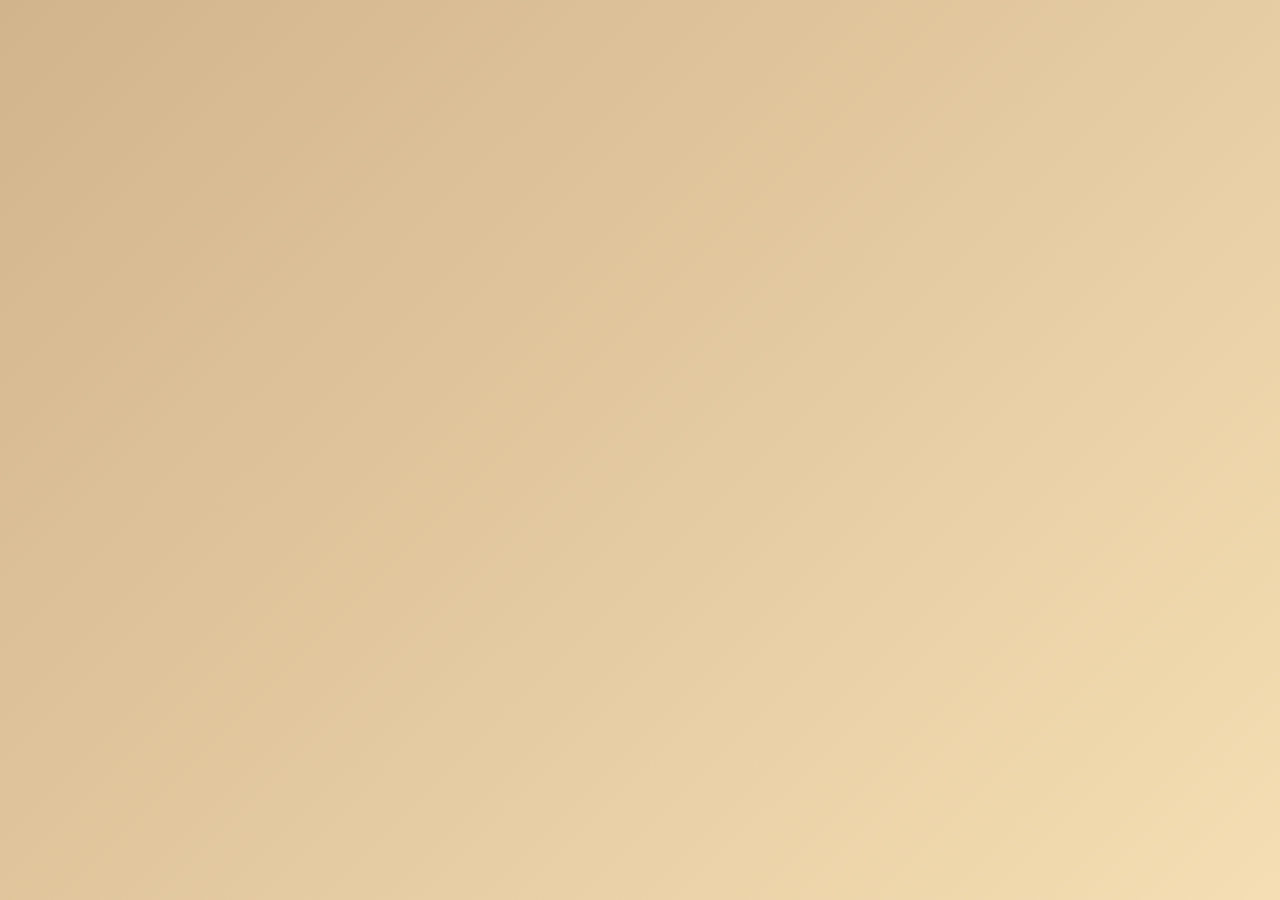
<file: index.html>
<!DOCTYPE html>
<html lang="uk">
<head>
    <meta charset="UTF-8">
    <meta name="viewport" content="width=device-width, initial-scale=1.0">
    <link rel="stylesheet" href="CSS/index.css">
    <title>Ласкаво просимо до нашої кав'ярні!</title>
</head>
<body>
    <div class="container">
        <h1 class="fade-in">Доброго дня!</h1>
        <p class="slide-up">Ласкаво просимо до нашої онлайн-кав'ярні! Щоб продовжити та насолодитися улюбленими напоями, будь ласка, зареєструйтеся.</p>
        <a href="regist.html" class="button glow-button">Зареєструватися</a>
    </div>
</body>
</html>
</file>
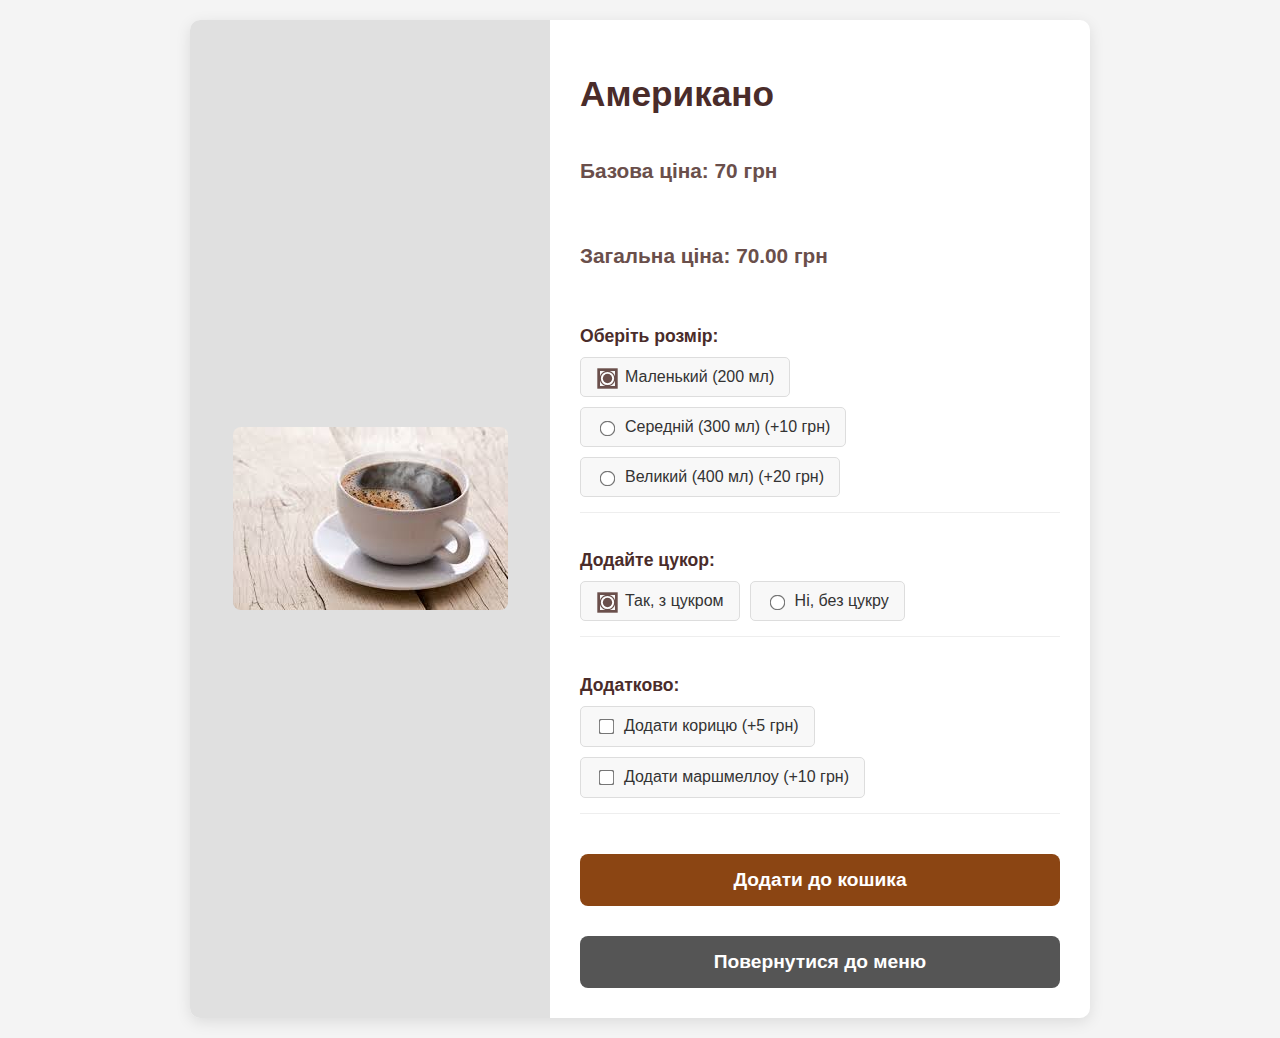
<file: americano.html>
<!DOCTYPE html>
<html lang="uk">
<head>
    <meta charset="UTF-8">
    <meta name="viewport" content="width=device-width, initial-scale=1.0">
    <title>Налаштування Замовлення - Еспресо</title>
    <link rel="stylesheet" href="./CSS/Dopseting.css">
</head>
<body>
    <div class="order-details-container">
        <div class="coffee-image-display">
            <img id="selectedCoffeeImage" src="../images/images.jpg" alt="Еспресо" class="main-coffee-img">
        </div>

        <div class="settings-card">
            <h1 id="coffeeName" data-base-name="Еспресо">Американо</h1>
            <p class="price-info">Базова ціна: <span id="baseCoffeePrice">70</span> грн</p>
            <p class="price-info">Загальна ціна: <span id="totalCoffeePrice">0</span> грн</p>

            <div class="setting-group">
                <h3>Оберіть розмір:</h3>
                <div class="options-grid">
                    <label class="option-label">
                        <input type="radio" name="size" value="Маленький" data-price-mod="0" checked> Маленький (200 мл)
                    </label>
                    <label class="option-label">
                        <input type="radio" name="size" value="Середній" data-price-mod="10"> Середній (300 мл) (+10 грн)
                    </label>
                    <label class="option-label">
                        <input type="radio" name="size" value="Великий" data-price-mod="20"> Великий (400 мл) (+20 грн)
                    </label>
                </div>
            </div>

            <div class="setting-group">
                <h3>Додайте цукор:</h3>
                <div class="options-grid">
                    <label class="option-label">
                        <input type="radio" name="sugar" value="З цукром" checked> Так, з цукром
                    </label>
                    <label class="option-label">
                        <input type="radio" name="sugar" value="Без цукру"> Ні, без цукру
                    </label>
                </div>
            </div>

            <div class="setting-group">
                <h3>Додатково:</h3>
                <div class="options-grid">
                    <label class="option-label">
                        <input type="checkbox" name="extra" value="Кориця" data-price-mod="5"> Додати корицю (+5 грн)
                    </label>
                    <label class="option-label">
                        <input type="checkbox" name="extra" value="Маршмеллоу" data-price-mod="10"> Додати маршмеллоу (+10 грн)
                    </label>
                </div>
            </div>

            <button type="button" class="add-to-cart-button" id="addToCartWithSettings">Додати до кошика</button>
            <button type="button" class="back-to-menu-button" onclick="window.location.href='towar.html'">Повернутися до меню</button>
        </div>
    </div>

    <script src="./JS/Dopseting.js"></script>
</body>
</html>
</file>
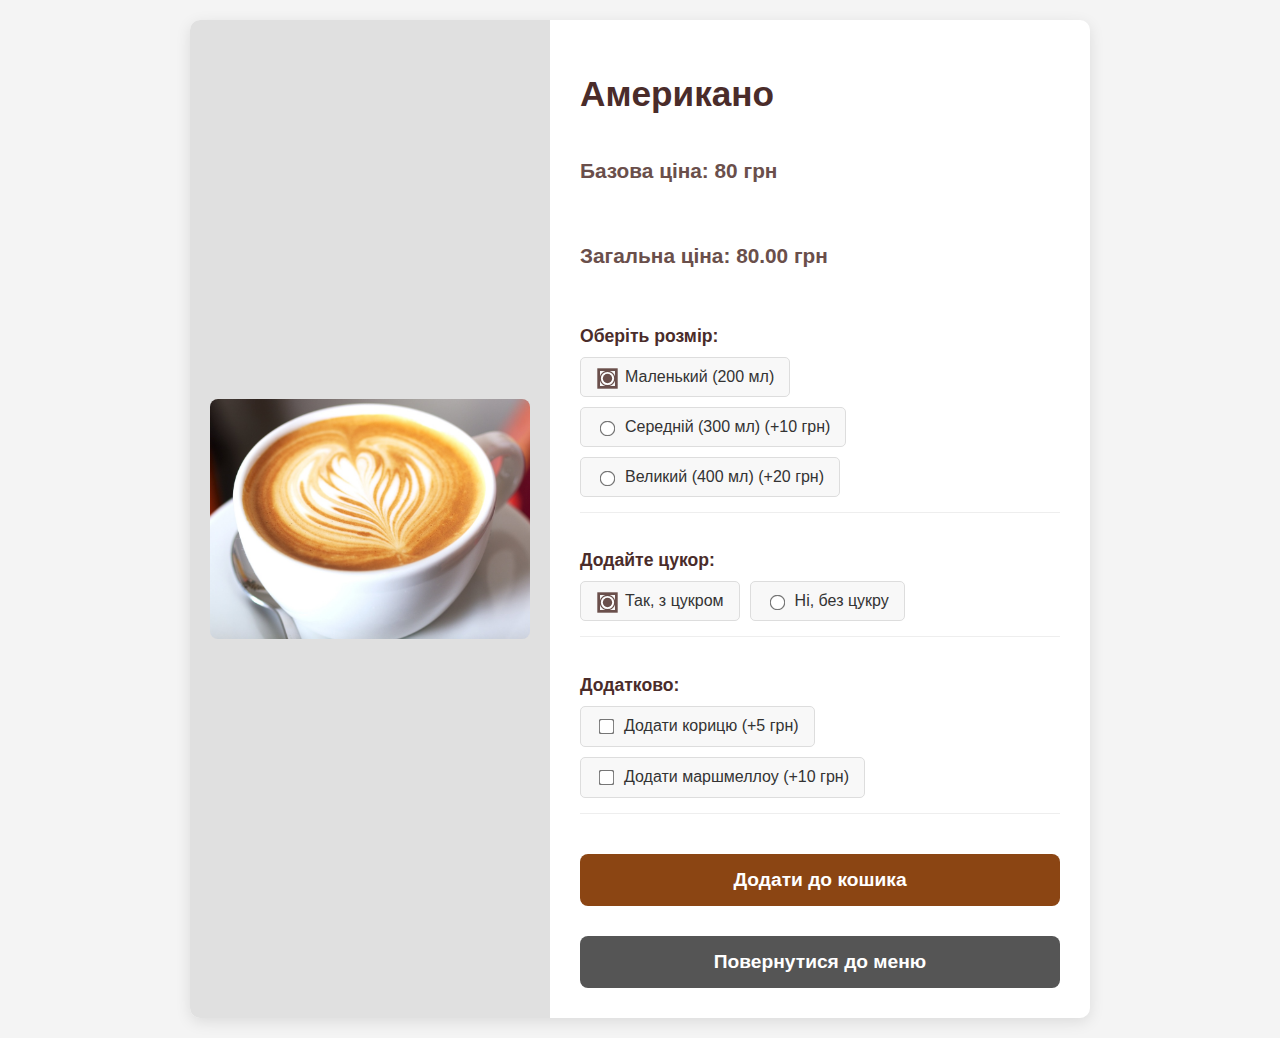
<file: capuchino.html>
<!DOCTYPE html>
<html lang="uk">
<head>
    <meta charset="UTF-8">
    <meta name="viewport" content="width=device-width, initial-scale=1.0">
    <title>Налаштування Замовлення - Еспресо</title>
    <link rel="stylesheet" href="./CSS/Dopseting.css">
</head>
<body>
    <div class="order-details-container">
        <div class="coffee-image-display">
            <img id="selectedCoffeeImage" src="../images/chomu-zrobiti-kapuchino-garyachishe-ce-nepravilnij-zapit-do-barista.jpg" alt="Еспресо" class="main-coffee-img">
        </div>

        <div class="settings-card">
            <h1 id="coffeeName" data-base-name="Еспресо">Американо</h1>
            <p class="price-info">Базова ціна: <span id="baseCoffeePrice">80</span> грн</p>
            <p class="price-info">Загальна ціна: <span id="totalCoffeePrice">0</span> грн</p>

            <div class="setting-group">
                <h3>Оберіть розмір:</h3>
                <div class="options-grid">
                    <label class="option-label">
                        <input type="radio" name="size" value="Маленький" data-price-mod="0" checked> Маленький (200 мл)
                    </label>
                    <label class="option-label">
                        <input type="radio" name="size" value="Середній" data-price-mod="10"> Середній (300 мл) (+10 грн)
                    </label>
                    <label class="option-label">
                        <input type="radio" name="size" value="Великий" data-price-mod="20"> Великий (400 мл) (+20 грн)
                    </label>
                </div>
            </div>

            <div class="setting-group">
                <h3>Додайте цукор:</h3>
                <div class="options-grid">
                    <label class="option-label">
                        <input type="radio" name="sugar" value="З цукром" checked> Так, з цукром
                    </label>
                    <label class="option-label">
                        <input type="radio" name="sugar" value="Без цукру"> Ні, без цукру
                    </label>
                </div>
            </div>

            <div class="setting-group">
                <h3>Додатково:</h3>
                <div class="options-grid">
                    <label class="option-label">
                        <input type="checkbox" name="extra" value="Кориця" data-price-mod="5"> Додати корицю (+5 грн)
                    </label>
                    <label class="option-label">
                        <input type="checkbox" name="extra" value="Маршмеллоу" data-price-mod="10"> Додати маршмеллоу (+10 грн)
                    </label>
                </div>
            </div>

            <button type="button" class="add-to-cart-button" id="addToCartWithSettings">Додати до кошика</button>
            <button type="button" class="back-to-menu-button" onclick="window.location.href='towar.html'">Повернутися до меню</button>
        </div>
    </div>

    <script src="./JS/Dopseting.js"></script>
</body>
</html>
</file>
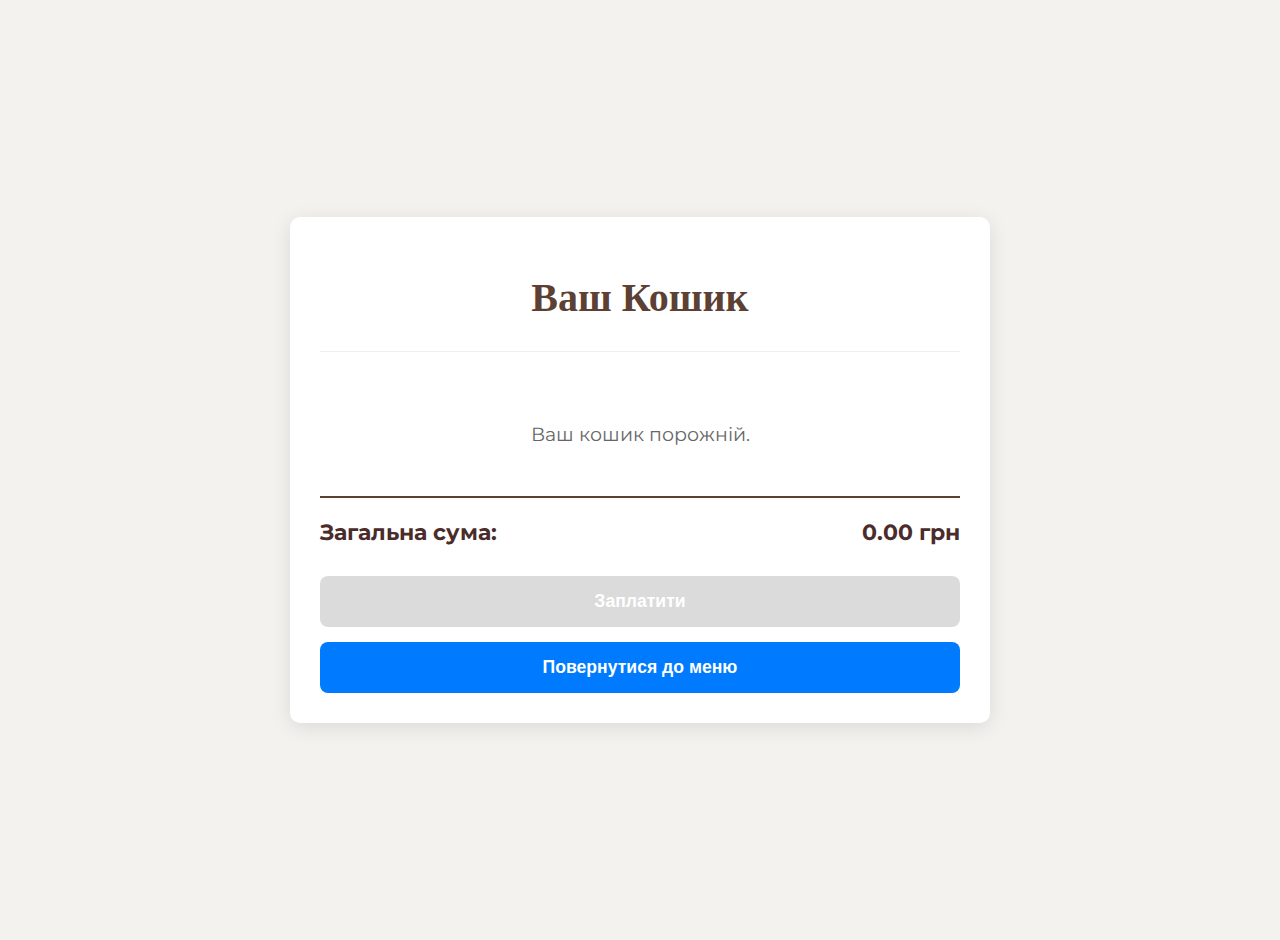
<file: cart.html>
<!DOCTYPE html>
<html lang="uk">
<head>
    <meta charset="UTF-8">
    <meta name="viewport" content="width=device-width, initial-scale=1.0">
    <title>Ваш Кошик</title>
    <link href="https://fonts.googleapis.com/css2?family=Montserrat:wght@400;600;700&display=swap" rel="stylesheet">
    <link rel="stylesheet" href="./CSS/cart.css">
</head>
<body>
    <div class="cart-container">
        <h1>Ваш Кошик</h1>

        <div id="cart-items" class="cart-items-list">
            <p class="empty-cart-message">Ваш кошик порожній.</p>
        </div>

        <div class="cart-summary">
            <span class="summary-label">Загальна сума:</span>
            <span id="cart-total" class="summary-total">0.00 грн</span>
        </div>

        <div class="cart-actions">
            <button id="clear-cart" class="clear-cart-btn">Очистити кошик</button>
            <button class="checkout-btn" onclick="window.location.href='pay.html'">Заплатити</button>
            <button class="back-to-menu-btn" onclick="window.location.href='towar.html'">Повернутися до меню</button>
        </div>
    </div>

    <script src="./JS/cart-page.js"></script>
</body>
</html>
</file>
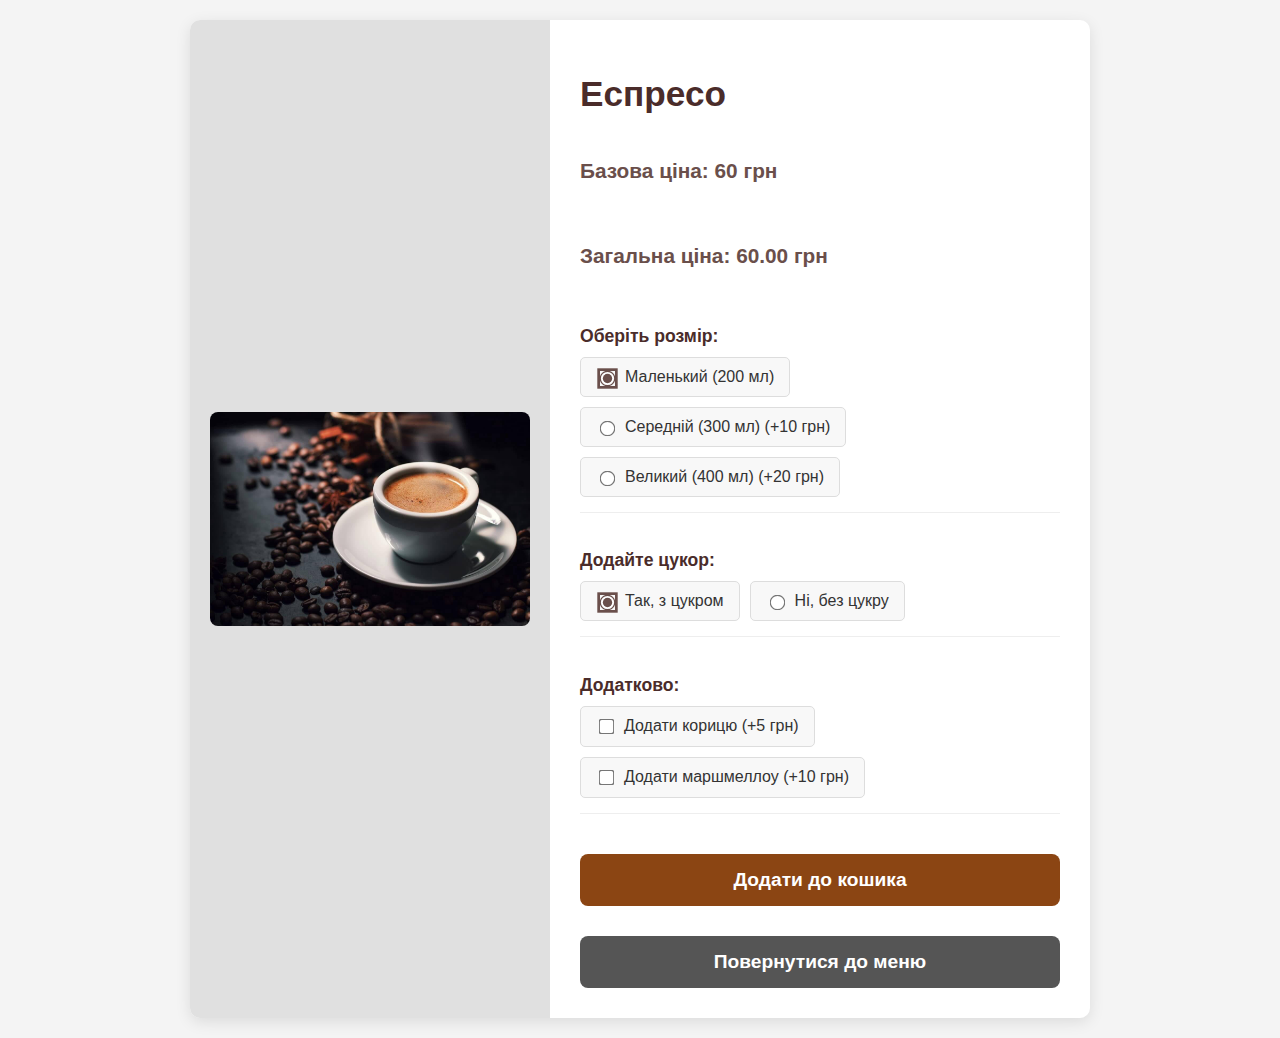
<file: espreso.html>
<!DOCTYPE html>
<html lang="uk">
<head>
    <meta charset="UTF-8">
    <meta name="viewport" content="width=device-width, initial-scale=1.0">
    <title>Налаштування Замовлення - Еспресо</title>
    <link rel="stylesheet" href="./CSS/Dopseting.css">
</head>
<body>
    <div class="order-details-container">
        <div class="coffee-image-display">
            <img id="selectedCoffeeImage" src="../images/espreso.jpeg" alt="Еспресо" class="main-coffee-img">
        </div>

        <div class="settings-card">
            <h1 id="coffeeName" data-base-name="Еспресо">Еспресо</h1>
            <p class="price-info">Базова ціна: <span id="baseCoffeePrice">60</span> грн</p>
            <p class="price-info">Загальна ціна: <span id="totalCoffeePrice">0</span> грн</p>

            <div class="setting-group">
                <h3>Оберіть розмір:</h3>
                <div class="options-grid">
                    <label class="option-label">
                        <input type="radio" name="size" value="Маленький" data-price-mod="0" checked> Маленький (200 мл)
                    </label>
                    <label class="option-label">
                        <input type="radio" name="size" value="Середній" data-price-mod="10"> Середній (300 мл) (+10 грн)
                    </label>
                    <label class="option-label">
                        <input type="radio" name="size" value="Великий" data-price-mod="20"> Великий (400 мл) (+20 грн)
                    </label>
                </div>
            </div>

            <div class="setting-group">
                <h3>Додайте цукор:</h3>
                <div class="options-grid">
                    <label class="option-label">
                        <input type="radio" name="sugar" value="З цукром" checked> Так, з цукром
                    </label>
                    <label class="option-label">
                        <input type="radio" name="sugar" value="Без цукру"> Ні, без цукру
                    </label>
                </div>
            </div>

            <div class="setting-group">
                <h3>Додатково:</h3>
                <div class="options-grid">
                    <label class="option-label">
                        <input type="checkbox" name="extra" value="Кориця" data-price-mod="5"> Додати корицю (+5 грн)
                    </label>
                    <label class="option-label">
                        <input type="checkbox" name="extra" value="Маршмеллоу" data-price-mod="10"> Додати маршмеллоу (+10 грн)
                    </label>
                </div>
            </div>

            <button type="button" class="add-to-cart-button" id="addToCartWithSettings">Додати до кошика</button>
            <button type="button" class="back-to-menu-button" onclick="window.location.href='towar.html'">Повернутися до меню</button>
        </div>
    </div>

    <script src="./JS/Dopseting.js"></script>
</body>
</html>
</file>
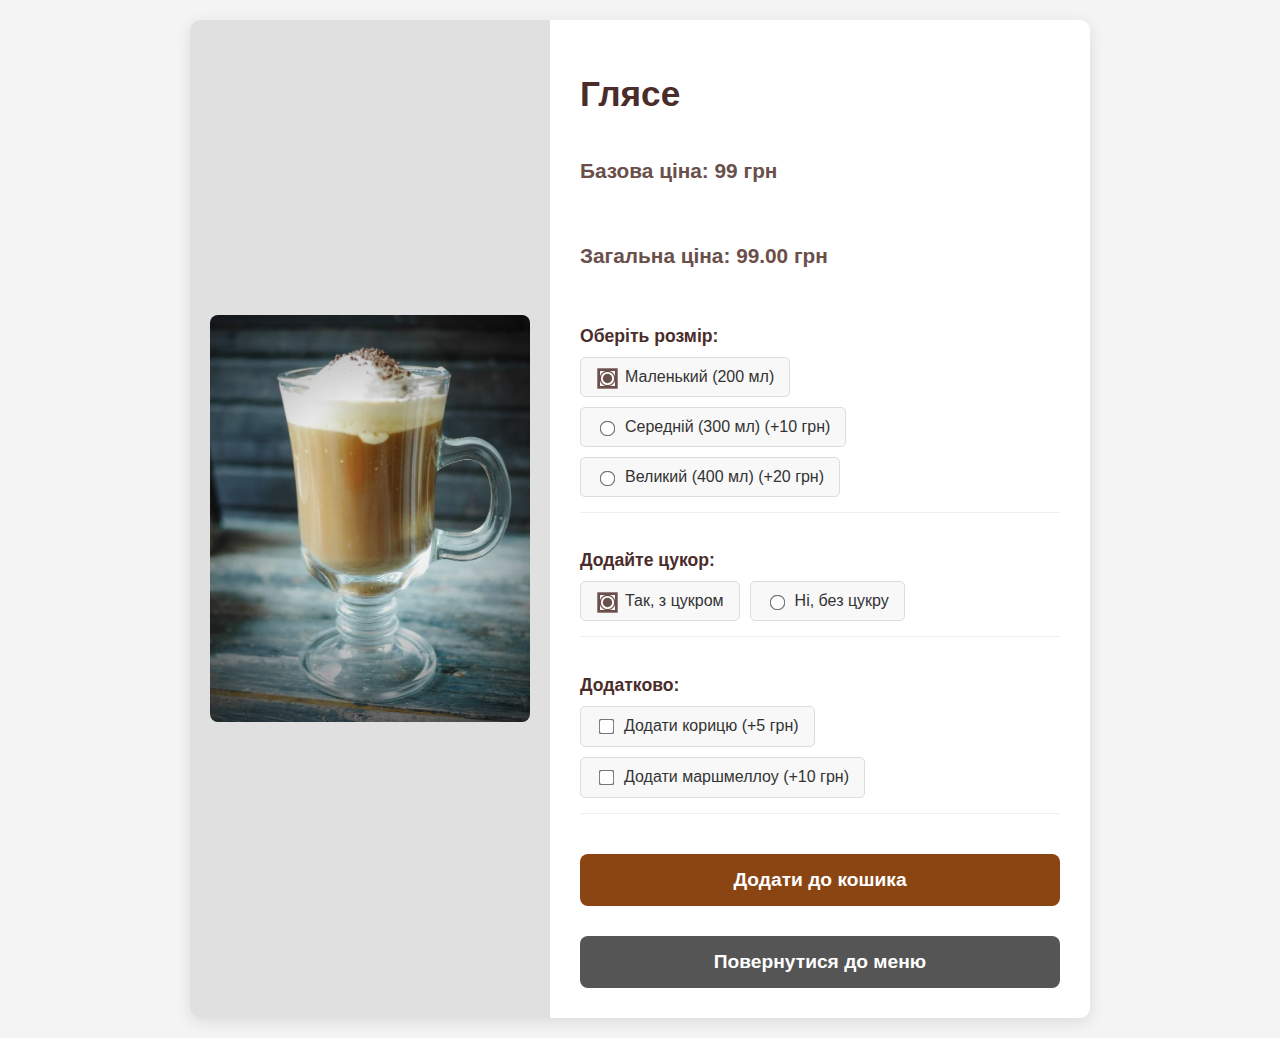
<file: glase.html>
<!DOCTYPE html>
<html lang="uk">
<head>
    <meta charset="UTF-8">
    <meta name="viewport" content="width=device-width, initial-scale=1.0">
    <title>Налаштування Замовлення - Еспресо</title>
    <link rel="stylesheet" href="./CSS/Dopseting.css">
</head>
<body>
    <div class="order-details-container">
        <div class="coffee-image-display">
            <img id="selectedCoffeeImage" src="../images/kofe-glyase-po-polski.jpg" alt="Еспресо" class="main-coffee-img">
        </div>

        <div class="settings-card">
            <h1 id="coffeeName" data-base-name="Еспресо">Глясе</h1>
            <p class="price-info">Базова ціна: <span id="baseCoffeePrice">99</span> грн</p>
            <p class="price-info">Загальна ціна: <span id="totalCoffeePrice">0</span> грн</p>

            <div class="setting-group">
                <h3>Оберіть розмір:</h3>
                <div class="options-grid">
                    <label class="option-label">
                        <input type="radio" name="size" value="Маленький" data-price-mod="0" checked> Маленький (200 мл)
                    </label>
                    <label class="option-label">
                        <input type="radio" name="size" value="Середній" data-price-mod="10"> Середній (300 мл) (+10 грн)
                    </label>
                    <label class="option-label">
                        <input type="radio" name="size" value="Великий" data-price-mod="20"> Великий (400 мл) (+20 грн)
                    </label>
                </div>
            </div>

            <div class="setting-group">
                <h3>Додайте цукор:</h3>
                <div class="options-grid">
                    <label class="option-label">
                        <input type="radio" name="sugar" value="З цукром" checked> Так, з цукром
                    </label>
                    <label class="option-label">
                        <input type="radio" name="sugar" value="Без цукру"> Ні, без цукру
                    </label>
                </div>
            </div>

            <div class="setting-group">
                <h3>Додатково:</h3>
                <div class="options-grid">
                    <label class="option-label">
                        <input type="checkbox" name="extra" value="Кориця" data-price-mod="5"> Додати корицю (+5 грн)
                    </label>
                    <label class="option-label">
                        <input type="checkbox" name="extra" value="Маршмеллоу" data-price-mod="10"> Додати маршмеллоу (+10 грн)
                    </label>
                </div>
            </div>

            <button type="button" class="add-to-cart-button" id="addToCartWithSettings">Додати до кошика</button>
            <button type="button" class="back-to-menu-button" onclick="window.location.href='towar.html'">Повернутися до меню</button>
        </div>
    </div>

    <script src="./JS/Dopseting.js"></script>
</body>
</html>
</file>
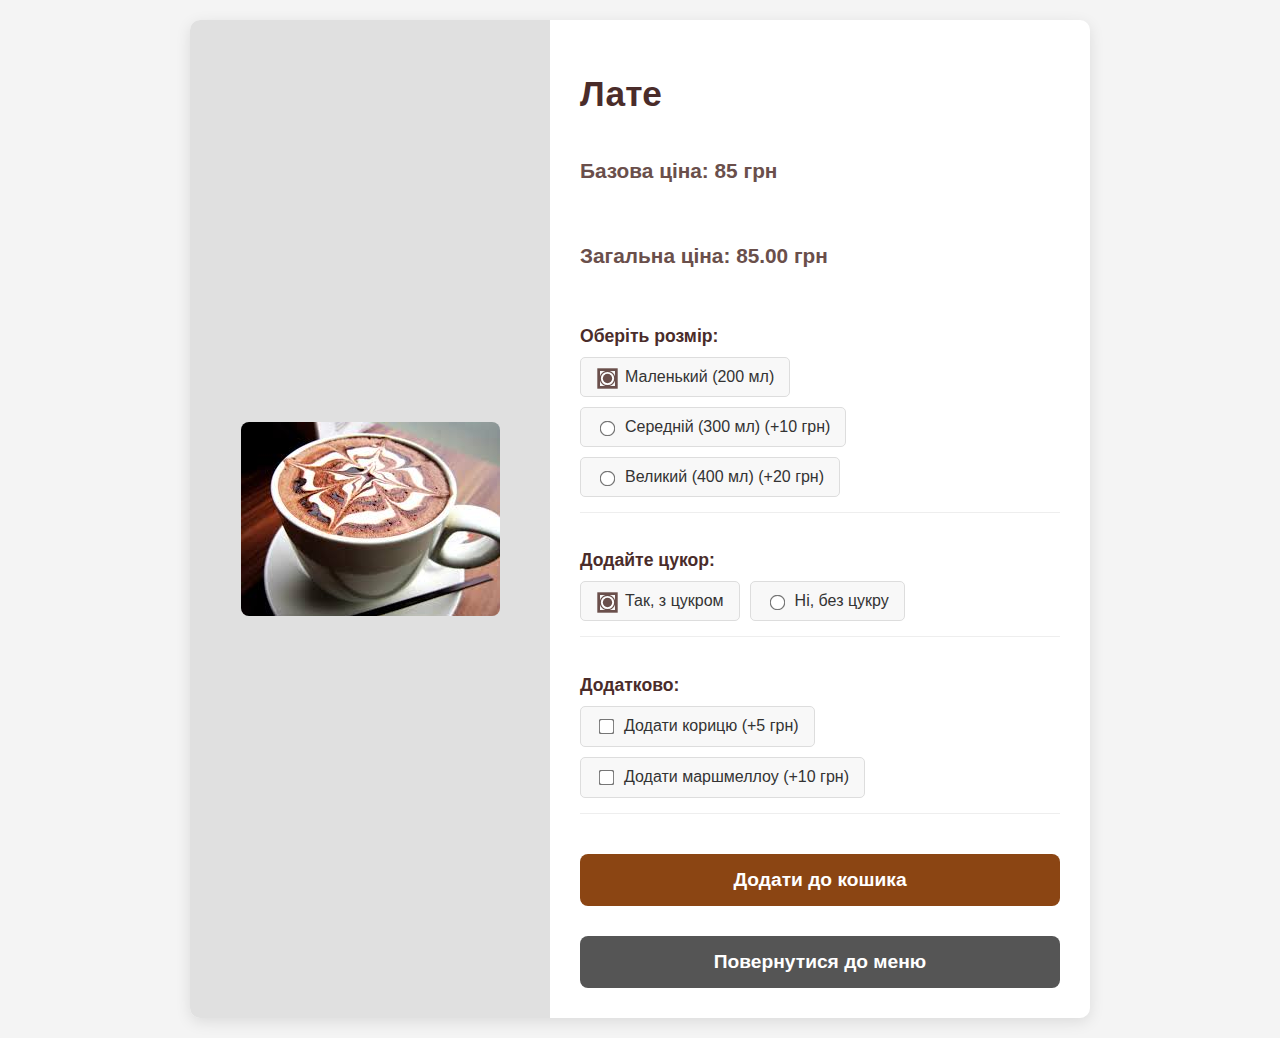
<file: late.html>
<!DOCTYPE html>
<html lang="uk">
<head>
    <meta charset="UTF-8">
    <meta name="viewport" content="width=device-width, initial-scale=1.0">
    <title>Налаштування Замовлення - Еспресо</title>
    <link rel="stylesheet" href="./CSS/Dopseting.css">
</head>
<body>
    <div class="order-details-container">
        <div class="coffee-image-display">
            <img id="selectedCoffeeImage" src="../images/images (1).jpg  "alt="Еспресо" class="main-coffee-img">
        </div>

        <div class="settings-card">
            <h1 id="coffeeName" data-base-name="Еспресо">Лате</h1>
            <p class="price-info">Базова ціна: <span id="baseCoffeePrice">85</span> грн</p>
            <p class="price-info">Загальна ціна: <span id="totalCoffeePrice">0</span> грн</p>

            <div class="setting-group">
                <h3>Оберіть розмір:</h3>
                <div class="options-grid">
                    <label class="option-label">
                        <input type="radio" name="size" value="Маленький" data-price-mod="0" checked> Маленький (200 мл)
                    </label>
                    <label class="option-label">
                        <input type="radio" name="size" value="Середній" data-price-mod="10"> Середній (300 мл) (+10 грн)
                    </label>
                    <label class="option-label">
                        <input type="radio" name="size" value="Великий" data-price-mod="20"> Великий (400 мл) (+20 грн)
                    </label>
                </div>
            </div>

            <div class="setting-group">
                <h3>Додайте цукор:</h3>
                <div class="options-grid">
                    <label class="option-label">
                        <input type="radio" name="sugar" value="З цукром" checked> Так, з цукром
                    </label>
                    <label class="option-label">
                        <input type="radio" name="sugar" value="Без цукру"> Ні, без цукру
                    </label>
                </div>
            </div>

            <div class="setting-group">
                <h3>Додатково:</h3>
                <div class="options-grid">
                    <label class="option-label">
                        <input type="checkbox" name="extra" value="Кориця" data-price-mod="5"> Додати корицю (+5 грн)
                    </label>
                    <label class="option-label">
                        <input type="checkbox" name="extra" value="Маршмеллоу" data-price-mod="10"> Додати маршмеллоу (+10 грн)
                    </label>
                </div>
            </div>

            <button type="button" class="add-to-cart-button" id="addToCartWithSettings">Додати до кошика</button>
            <button type="button" class="back-to-menu-button" onclick="window.location.href='towar.html'">Повернутися до меню</button>
        </div>
    </div>

    <script src="./JS/Dopseting.js"></script>
</body>
</html>
</file>
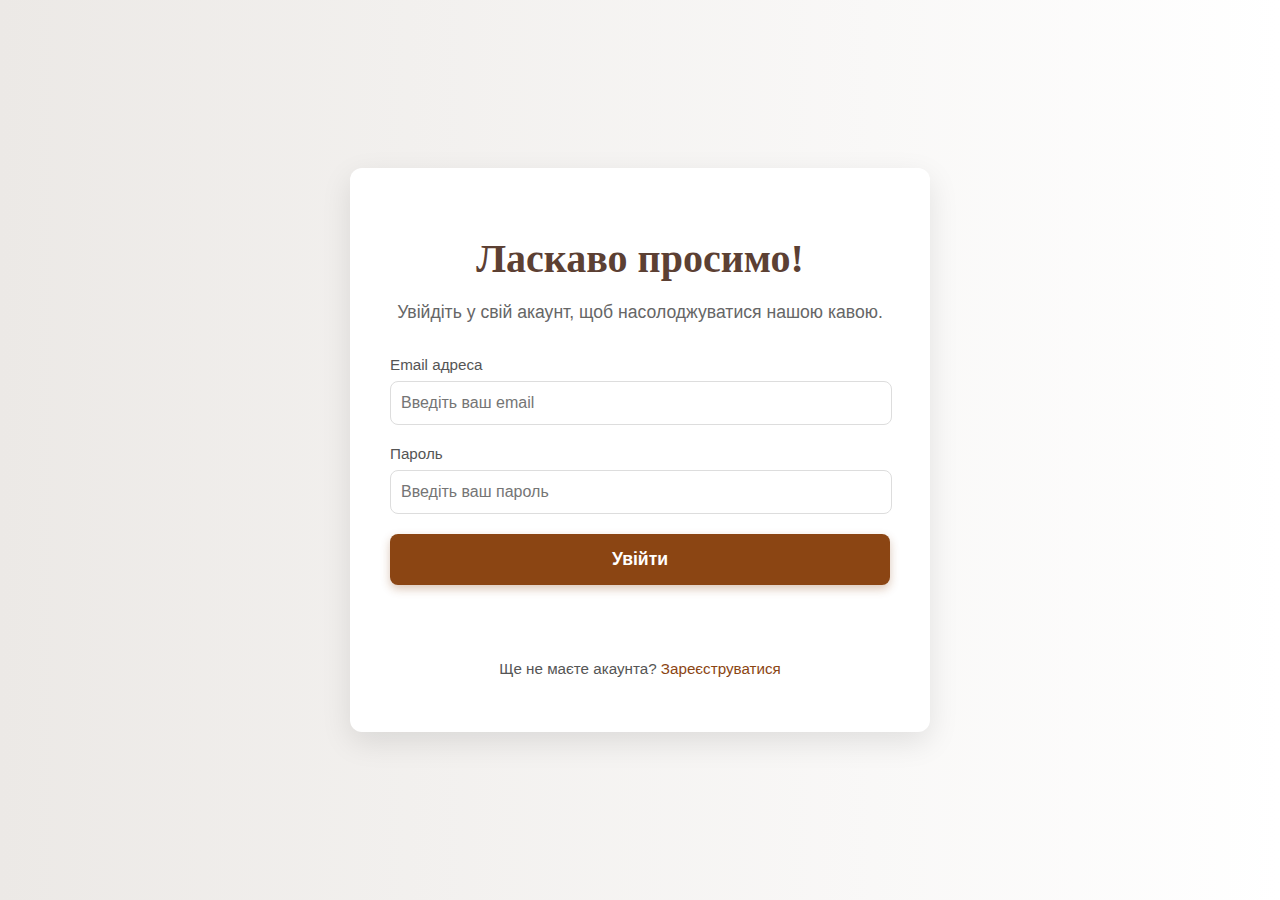
<file: login.html>
<!DOCTYPE html>
<html lang="uk">
<head>
    <meta charset="UTF-8">
    <meta name="viewport" content="width=device-width, initial-scale=1.0">
    <title>Вхід - Ваш Кавовий Магазин</title>
    <link rel="stylesheet" href="./CSS/regist.css"> <link rel="stylesheet" href="https://cdnjs.cloudflare.com/ajax/libs/font-awesome/6.0.0-beta3/css/all.min.css">
</head>
<body>
    <div class="registration-container">
        <div class="registration-card">
            <h1 class="registration-title">Ласкаво просимо!</h1>
            <p class="registration-subtitle">Увійдіть у свій акаунт, щоб насолоджуватися нашою кавою.</p>

            <form class="registration-form" id="loginForm">
                <div class="form-group">
                    <label for="email">Email адреса</label>
                    <input type="email" id="email" name="email" placeholder="Введіть ваш email" required>
                </div>

                <div class="form-group">
                    <label for="password">Пароль</label>
                    <input type="password" id="password" name="password" placeholder="Введіть ваш пароль" required>
                </div>
                
                <button type="submit" class="register-button">Увійти</button>
            </form>

            <div id="message" class="registration-message"></div>

            <p class="login-link">Ще не маєте акаунта? <a href="regist.html">Зареєструватися</a></p>
        </div>
    </div>

    <script src="./JS/login-script.js"></script>
</body>
</html>
</file>
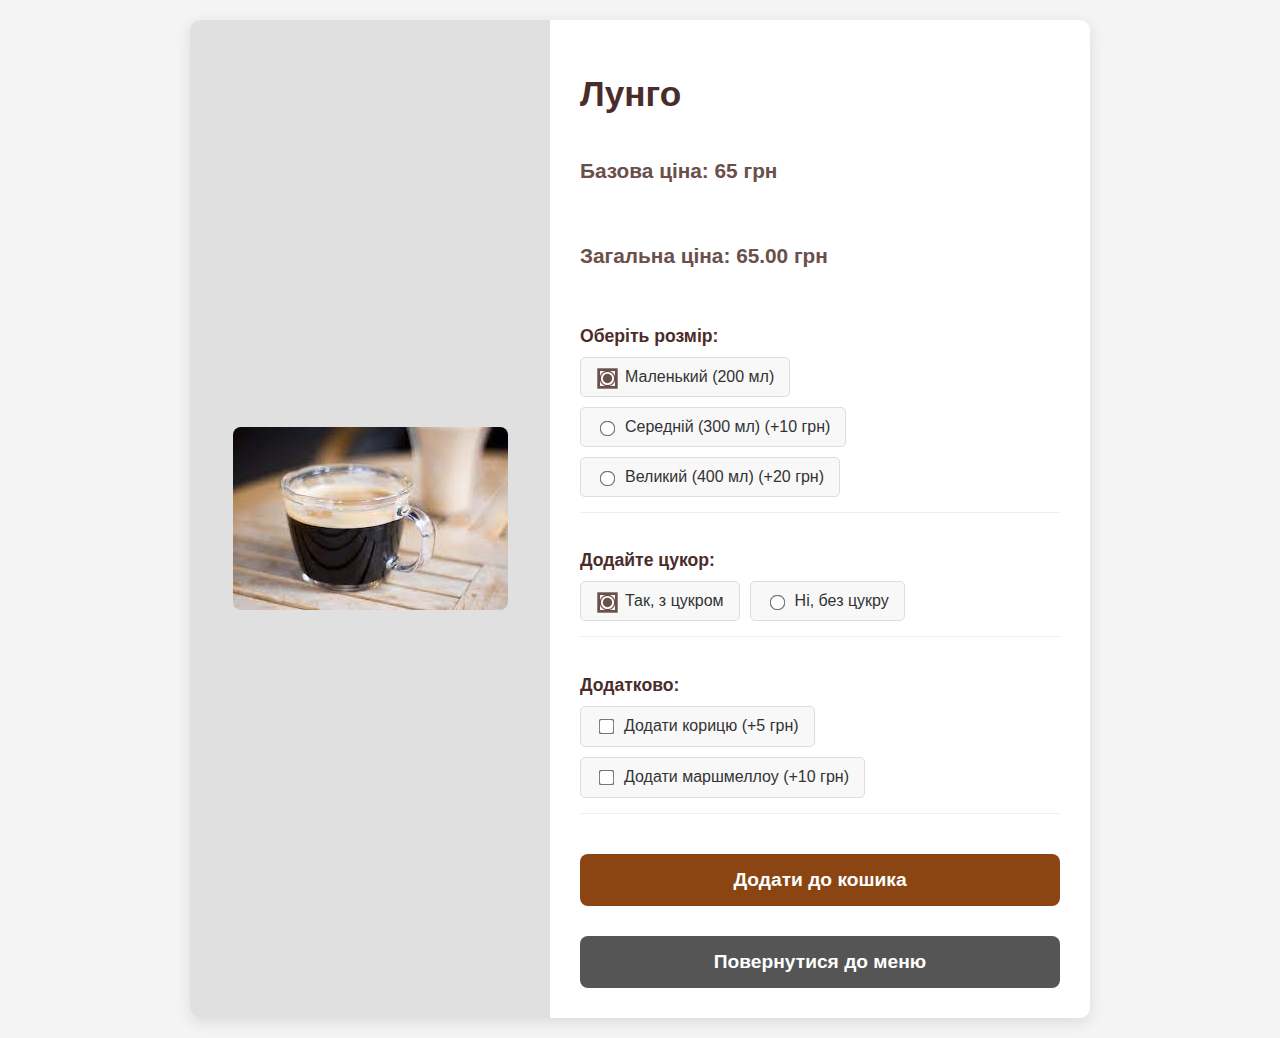
<file: lyngo.html>
<!DOCTYPE html>
<html lang="uk">
<head>
    <meta charset="UTF-8">
    <meta name="viewport" content="width=device-width, initial-scale=1.0">
    <title>Налаштування Замовлення - Еспресо</title>
    <link rel="stylesheet" href="./CSS/Dopseting.css">
</head>
<body>
    <div class="order-details-container">
        <div class="coffee-image-display">
            <img id="selectedCoffeeImage" src="../images/images (2).jpg" alt="Еспресо" class="main-coffee-img">
        </div>

        <div class="settings-card">
            <h1 id="coffeeName" data-base-name="Еспресо">Лунго</h1>
            <p class="price-info">Базова ціна: <span id="baseCoffeePrice">65</span> грн</p>
            <p class="price-info">Загальна ціна: <span id="totalCoffeePrice">0</span> грн</p>

            <div class="setting-group">
                <h3>Оберіть розмір:</h3>
                <div class="options-grid">
                    <label class="option-label">
                        <input type="radio" name="size" value="Маленький" data-price-mod="0" checked> Маленький (200 мл)
                    </label>
                    <label class="option-label">
                        <input type="radio" name="size" value="Середній" data-price-mod="10"> Середній (300 мл) (+10 грн)
                    </label>
                    <label class="option-label">
                        <input type="radio" name="size" value="Великий" data-price-mod="20"> Великий (400 мл) (+20 грн)
                    </label>
                </div>
            </div>

            <div class="setting-group">
                <h3>Додайте цукор:</h3>
                <div class="options-grid">
                    <label class="option-label">
                        <input type="radio" name="sugar" value="З цукром" checked> Так, з цукром
                    </label>
                    <label class="option-label">
                        <input type="radio" name="sugar" value="Без цукру"> Ні, без цукру
                    </label>
                </div>
            </div>

            <div class="setting-group">
                <h3>Додатково:</h3>
                <div class="options-grid">
                    <label class="option-label">
                        <input type="checkbox" name="extra" value="Кориця" data-price-mod="5"> Додати корицю (+5 грн)
                    </label>
                    <label class="option-label">
                        <input type="checkbox" name="extra" value="Маршмеллоу" data-price-mod="10"> Додати маршмеллоу (+10 грн)
                    </label>
                </div>
            </div>

            <button type="button" class="add-to-cart-button" id="addToCartWithSettings">Додати до кошика</button>
            <button type="button" class="back-to-menu-button" onclick="window.location.href='towar.html'">Повернутися до меню</button>
        </div>
    </div>

    <script src="./JS/Dopseting.js"></script>
</body>
</html>
</file>
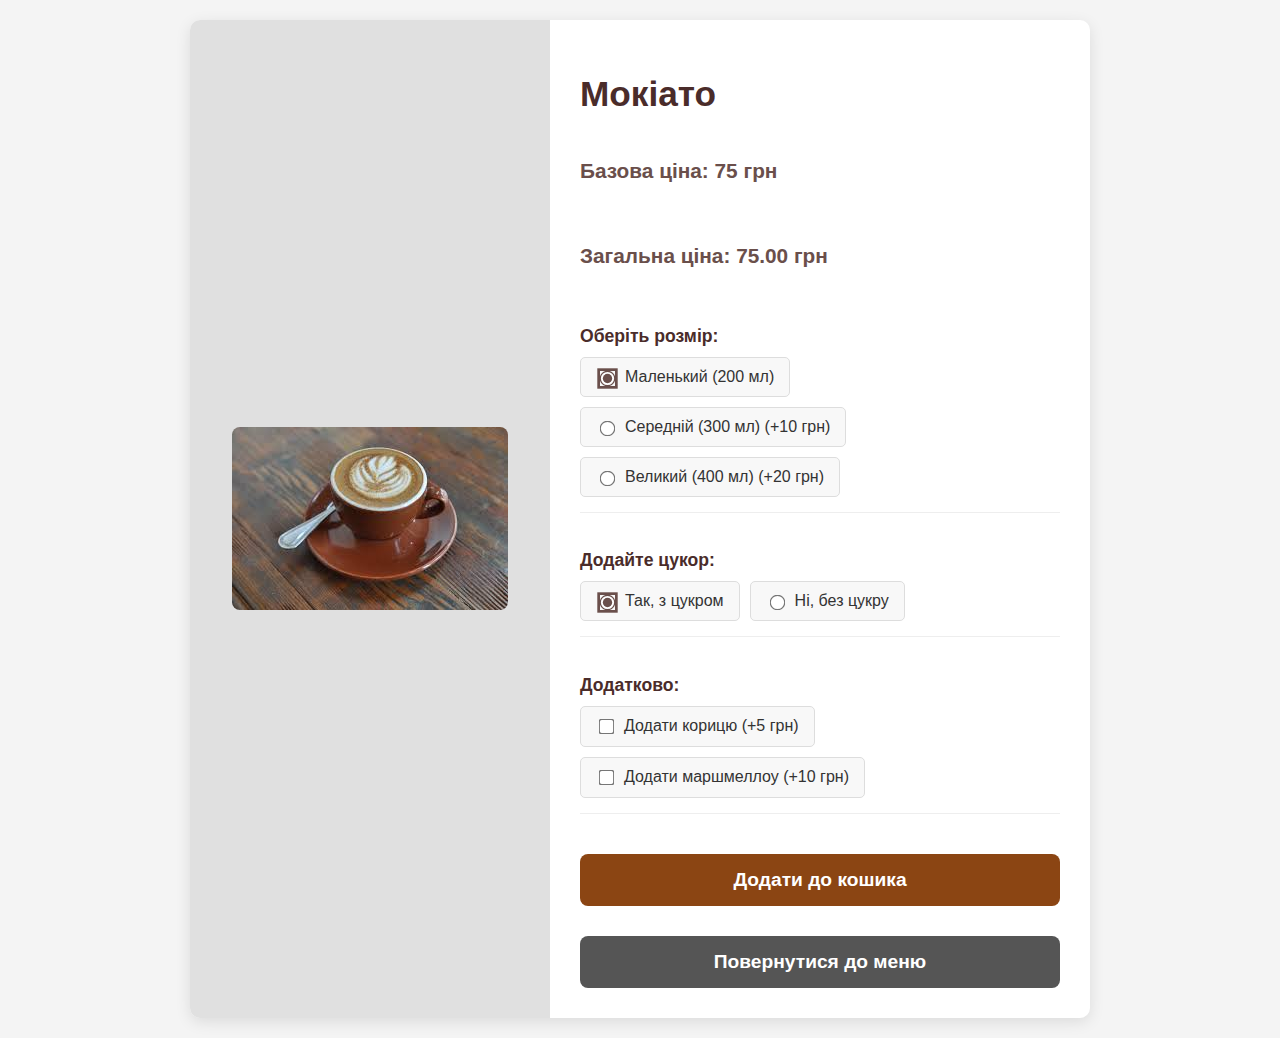
<file: makiato.html>
<!DOCTYPE html>
<html lang="uk">
<head>
    <meta charset="UTF-8">
    <meta name="viewport" content="width=device-width, initial-scale=1.0">
    <title>Налаштування Замовлення - Еспресо</title>
    <link rel="stylesheet" href="./CSS/Dopseting.css">
</head>
<body>
    <div class="order-details-container">
        <div class="coffee-image-display">
            <img id="selectedCoffeeImage" src="../images/images (3).jpg" alt="Еспресо" class="main-coffee-img">
        </div>

        <div class="settings-card">
            <h1 id="coffeeName" data-base-name="Еспресо">Мокіато</h1>
            <p class="price-info">Базова ціна: <span id="baseCoffeePrice">75</span> грн</p>
            <p class="price-info">Загальна ціна: <span id="totalCoffeePrice">0</span> грн</p>

            <div class="setting-group">
                <h3>Оберіть розмір:</h3>
                <div class="options-grid">
                    <label class="option-label">
                        <input type="radio" name="size" value="Маленький" data-price-mod="0" checked> Маленький (200 мл)
                    </label>
                    <label class="option-label">
                        <input type="radio" name="size" value="Середній" data-price-mod="10"> Середній (300 мл) (+10 грн)
                    </label>
                    <label class="option-label">
                        <input type="radio" name="size" value="Великий" data-price-mod="20"> Великий (400 мл) (+20 грн)
                    </label>
                </div>
            </div>

            <div class="setting-group">
                <h3>Додайте цукор:</h3>
                <div class="options-grid">
                    <label class="option-label">
                        <input type="radio" name="sugar" value="З цукром" checked> Так, з цукром
                    </label>
                    <label class="option-label">
                        <input type="radio" name="sugar" value="Без цукру"> Ні, без цукру
                    </label>
                </div>
            </div>

            <div class="setting-group">
                <h3>Додатково:</h3>
                <div class="options-grid">
                    <label class="option-label">
                        <input type="checkbox" name="extra" value="Кориця" data-price-mod="5"> Додати корицю (+5 грн)
                    </label>
                    <label class="option-label">
                        <input type="checkbox" name="extra" value="Маршмеллоу" data-price-mod="10"> Додати маршмеллоу (+10 грн)
                    </label>
                </div>
            </div>

            <button type="button" class="add-to-cart-button" id="addToCartWithSettings">Додати до кошика</button>
            <button type="button" class="back-to-menu-button" onclick="window.location.href='towar.html'">Повернутися до меню</button>
        </div>
    </div>

    <script src="./JS/Dopseting.js"></script>
</body>
</html>
</file>
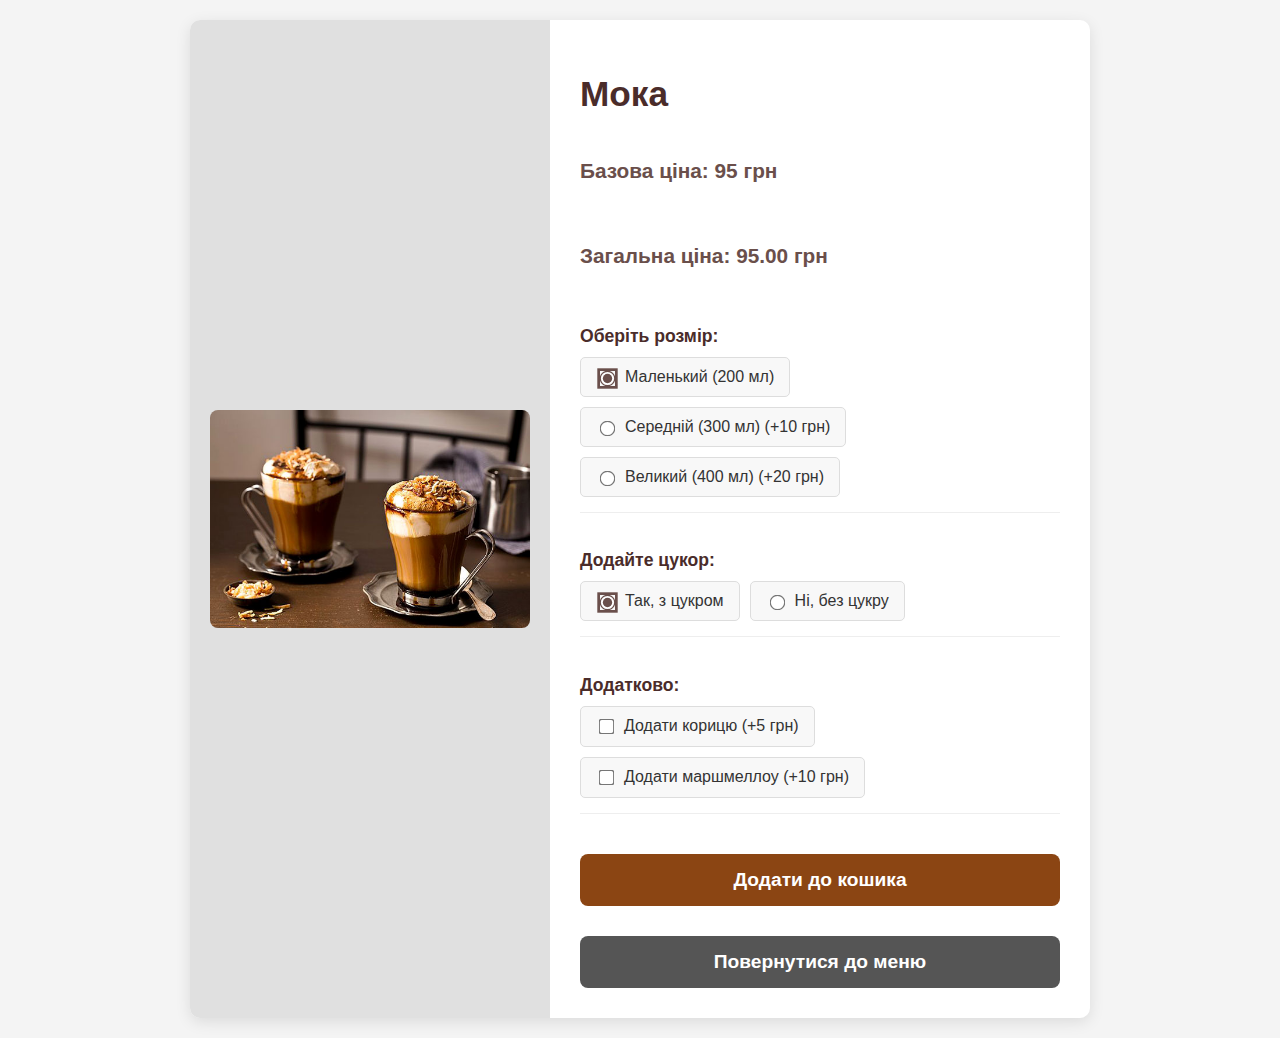
<file: moka.html>
<!DOCTYPE html>
<html lang="uk">
<head>
    <meta charset="UTF-8">
    <meta name="viewport" content="width=device-width, initial-scale=1.0">
    <title>Налаштування Замовлення - Еспресо</title>
    <link rel="stylesheet" href="./CSS/Dopseting.css">
</head>
<body>
    <div class="order-details-container">
        <div class="coffee-image-display">
            <img id="selectedCoffeeImage" src="../images/mokko.jpg" alt="Еспресо" class="main-coffee-img">
        </div>

        <div class="settings-card">
            <h1 id="coffeeName" data-base-name="Еспресо">Мока</h1>
            <p class="price-info">Базова ціна: <span id="baseCoffeePrice">95</span> грн</p>
            <p class="price-info">Загальна ціна: <span id="totalCoffeePrice">0</span> грн</p>

            <div class="setting-group">
                <h3>Оберіть розмір:</h3>
                <div class="options-grid">
                    <label class="option-label">
                        <input type="radio" name="size" value="Маленький" data-price-mod="0" checked> Маленький (200 мл)
                    </label>
                    <label class="option-label">
                        <input type="radio" name="size" value="Середній" data-price-mod="10"> Середній (300 мл) (+10 грн)
                    </label>
                    <label class="option-label">
                        <input type="radio" name="size" value="Великий" data-price-mod="20"> Великий (400 мл) (+20 грн)
                    </label>
                </div>
            </div>

            <div class="setting-group">
                <h3>Додайте цукор:</h3>
                <div class="options-grid">
                    <label class="option-label">
                        <input type="radio" name="sugar" value="З цукром" checked> Так, з цукром
                    </label>
                    <label class="option-label">
                        <input type="radio" name="sugar" value="Без цукру"> Ні, без цукру
                    </label>
                </div>
            </div>

            <div class="setting-group">
                <h3>Додатково:</h3>
                <div class="options-grid">
                    <label class="option-label">
                        <input type="checkbox" name="extra" value="Кориця" data-price-mod="5"> Додати корицю (+5 грн)
                    </label>
                    <label class="option-label">
                        <input type="checkbox" name="extra" value="Маршмеллоу" data-price-mod="10"> Додати маршмеллоу (+10 грн)
                    </label>
                </div>
            </div>

            <button type="button" class="add-to-cart-button" id="addToCartWithSettings">Додати до кошика</button>
            <button type="button" class="back-to-menu-button" onclick="window.location.href='towar.html'">Повернутися до меню</button>
        </div>
    </div>

    <script src="./JS/Dopseting.js"></script>
</body>
</html>
</file>
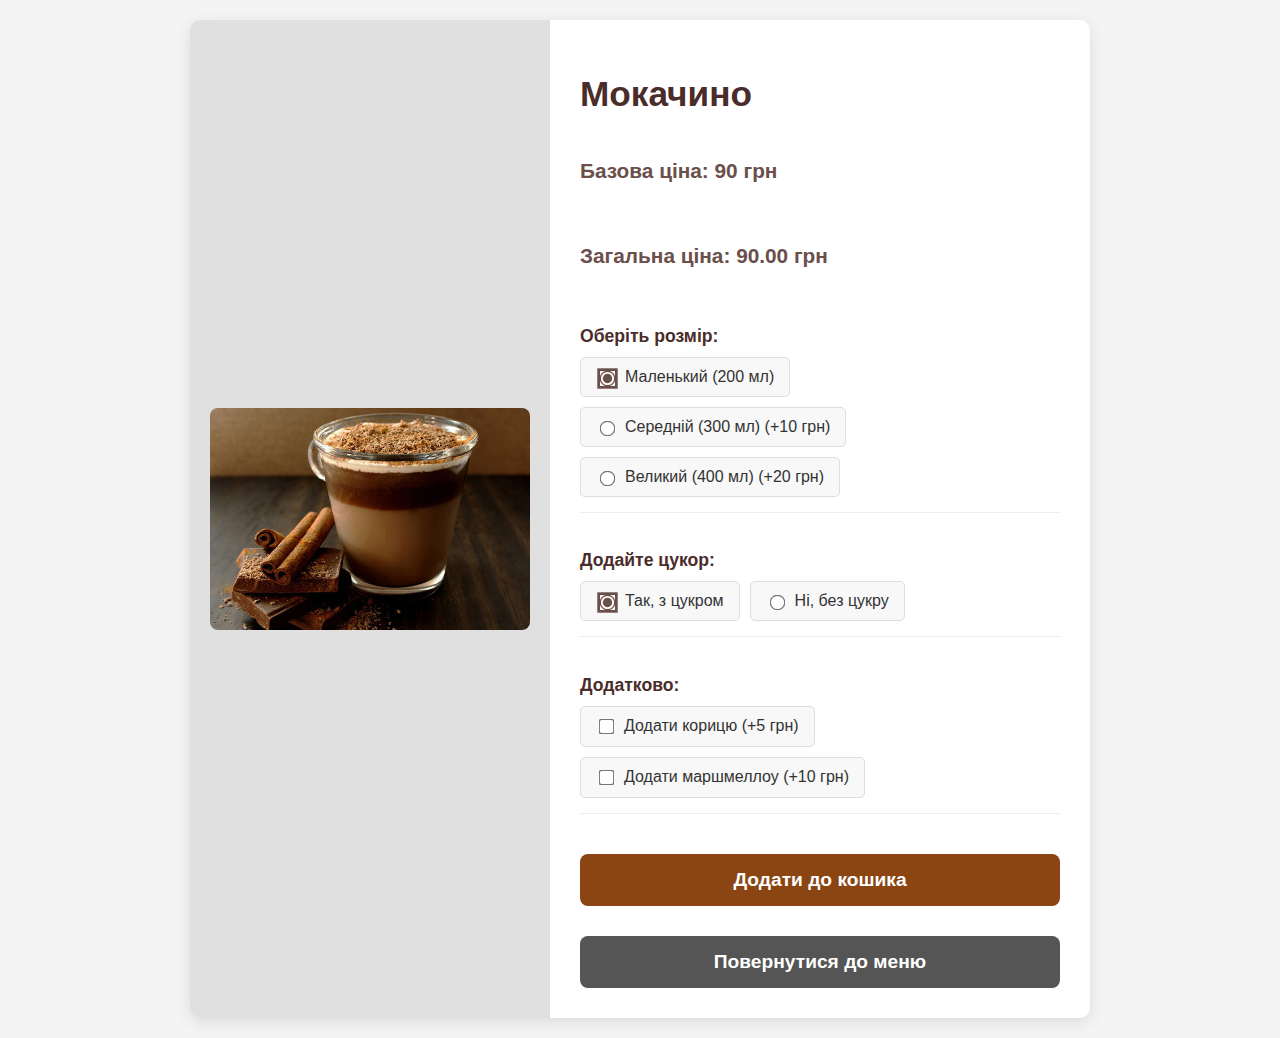
<file: mokachino.html>
<!DOCTYPE html>
<html lang="uk">
<head>
    <meta charset="UTF-8">
    <meta name="viewport" content="width=device-width, initial-scale=1.0">
    <title>Налаштування Замовлення - Еспресо</title>
    <link rel="stylesheet" href="./CSS/Dopseting.css">
</head>
<body>
    <div class="order-details-container">
        <div class="coffee-image-display">
            <img id="selectedCoffeeImage" src="../images/mocaccino-e1467987845728.jpg" alt="Еспресо" class="main-coffee-img">
        </div>

        <div class="settings-card">
            <h1 id="coffeeName" data-base-name="Еспресо">Мокачино</h1>
            <p class="price-info">Базова ціна: <span id="baseCoffeePrice">90</span> грн</p>
            <p class="price-info">Загальна ціна: <span id="totalCoffeePrice">0</span> грн</p>

            <div class="setting-group">
                <h3>Оберіть розмір:</h3>
                <div class="options-grid">
                    <label class="option-label">
                        <input type="radio" name="size" value="Маленький" data-price-mod="0" checked> Маленький (200 мл)
                    </label>
                    <label class="option-label">
                        <input type="radio" name="size" value="Середній" data-price-mod="10"> Середній (300 мл) (+10 грн)
                    </label>
                    <label class="option-label">
                        <input type="radio" name="size" value="Великий" data-price-mod="20"> Великий (400 мл) (+20 грн)
                    </label>
                </div>
            </div>

            <div class="setting-group">
                <h3>Додайте цукор:</h3>
                <div class="options-grid">
                    <label class="option-label">
                        <input type="radio" name="sugar" value="З цукром" checked> Так, з цукром
                    </label>
                    <label class="option-label">
                        <input type="radio" name="sugar" value="Без цукру"> Ні, без цукру
                    </label>
                </div>
            </div>

            <div class="setting-group">
                <h3>Додатково:</h3>
                <div class="options-grid">
                    <label class="option-label">
                        <input type="checkbox" name="extra" value="Кориця" data-price-mod="5"> Додати корицю (+5 грн)
                    </label>
                    <label class="option-label">
                        <input type="checkbox" name="extra" value="Маршмеллоу" data-price-mod="10"> Додати маршмеллоу (+10 грн)
                    </label>
                </div>
            </div>

            <button type="button" class="add-to-cart-button" id="addToCartWithSettings">Додати до кошика</button>
            <button type="button" class="back-to-menu-button" onclick="window.location.href='towar.html'">Повернутися до меню</button>
        </div>
    </div>

    <script src="./JS/Dopseting.js"></script>
</body>
</html>
</file>
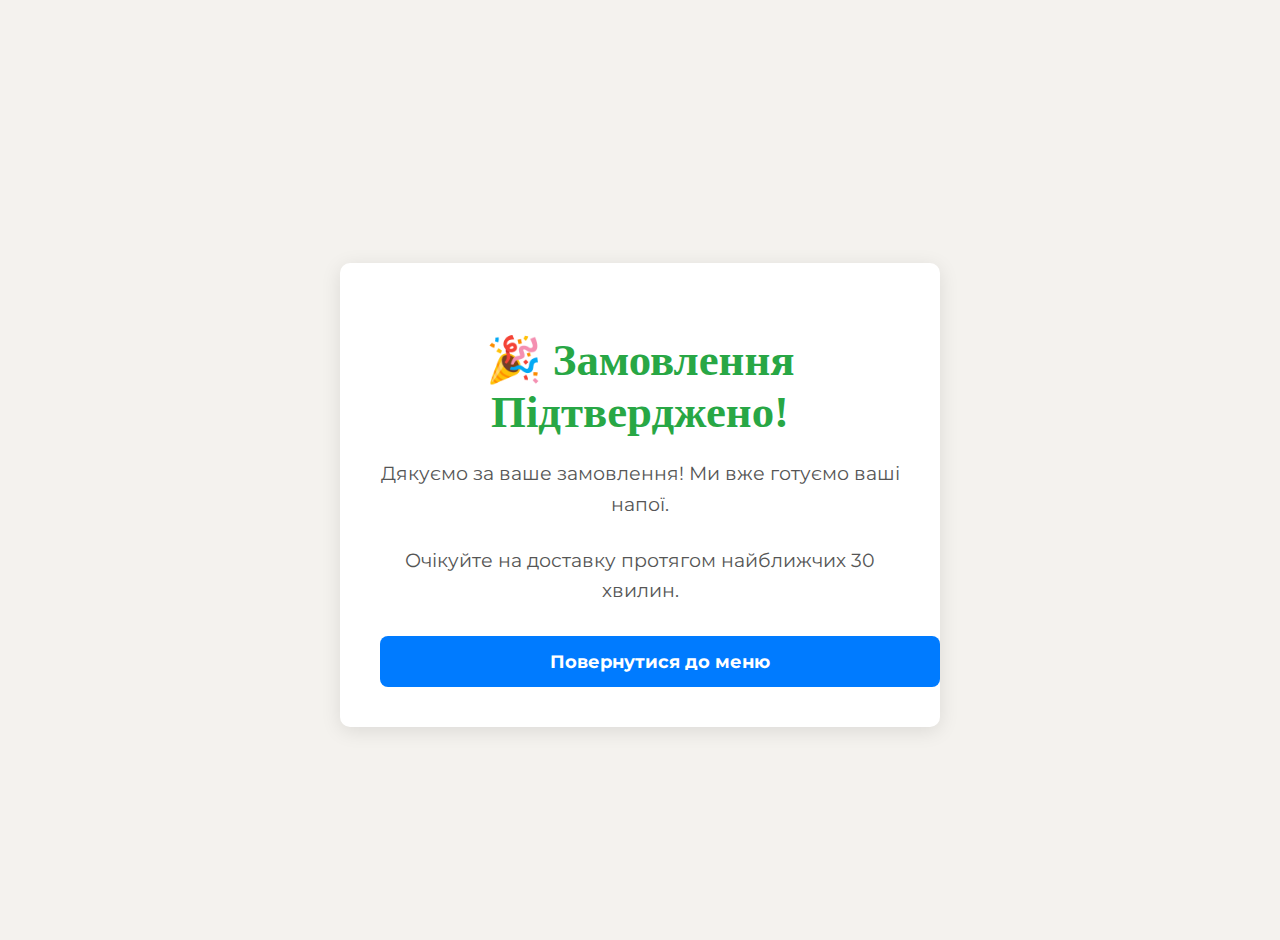
<file: order-confirmation.html>
<!DOCTYPE html>
<html lang="uk">
<head>
    <meta charset="UTF-8">
    <meta name="viewport" content="width=device-width, initial-scale=1.0">
    <title>Замовлення Підтверджено!</title>
    <link href="https://fonts.googleapis.com/css2?family=Montserrat:wght@400;600;700&display=swap" rel="stylesheet">
    <link rel="stylesheet" href="./CSS/cart.css"> 
    <style>
        .confirmation-container {
            background-color: #fff;
            border-radius: 10px;
            box-shadow: 0 4px 20px rgba(0, 0, 0, 0.1);
            padding: 40px;
            width: 100%;
            max-width: 600px;
            text-align: center;
            box-sizing: border-box;
            margin-top: 50px; /* Додаємо відступ зверху */
        }

        .confirmation-container h1 {
            color: #28a745; /* Зелений для успіху */
            font-size: 2.8em;
            margin-bottom: 20px;
        }

        .confirmation-container p {
            font-size: 1.2em;
            color: #555;
            margin-bottom: 25px;
            line-height: 1.6;
        }

        .confirmation-actions {
            display: flex;
            flex-direction: column;
            gap: 15px;
            margin-top: 30px;
        }

        /* Використовуємо існуючі стилі кнопок з cart.css */
        .confirmation-actions .btn {
            padding: 15px 20px;
            border-radius: 8px;
            font-size: 1.1em;
            font-weight: bold;
            cursor: pointer;
            transition: background-color 0.3s ease;
            border: none;
            width: 100%;
            text-decoration: none; /* Для посилань, що виглядають як кнопки */
            display: inline-block; /* Для посилань, що виглядають як кнопки */
            color: white; /* Колір тексту для кнопок */
        }
        
        .confirmation-actions .btn-menu {
            background-color: #007bff; /* Синій */
        }
        .confirmation-actions .btn-menu:hover {
            background-color: #0056b3;
        }

        .confirmation-actions .btn-history {
            background-color: #6c757d; /* Сірий */
        }
        .confirmation-actions .btn-history:hover {
            background-color: #5a6268;
        }

        /* Адаптивність */
        @media (max-width: 600px) {
            .confirmation-container {
                padding: 25px;
            }
            .confirmation-container h1 {
                font-size: 2.2em;
            }
            .confirmation-container p {
                font-size: 1em;
            }
        }

    </style>
</head>
<body>
    <div class="confirmation-container">
        <h1>🎉 Замовлення Підтверджено!</h1>
        <p>Дякуємо за ваше замовлення! Ми вже готуємо ваші напої.</p>
        <p>Очікуйте на доставку протягом найближчих 30 хвилин.</p>
        
        <div class="confirmation-actions">
            <a href="towar.html" class="btn btn-menu">Повернутися до меню</a>
            </div>
    </div>
</body>
</html>
</file>
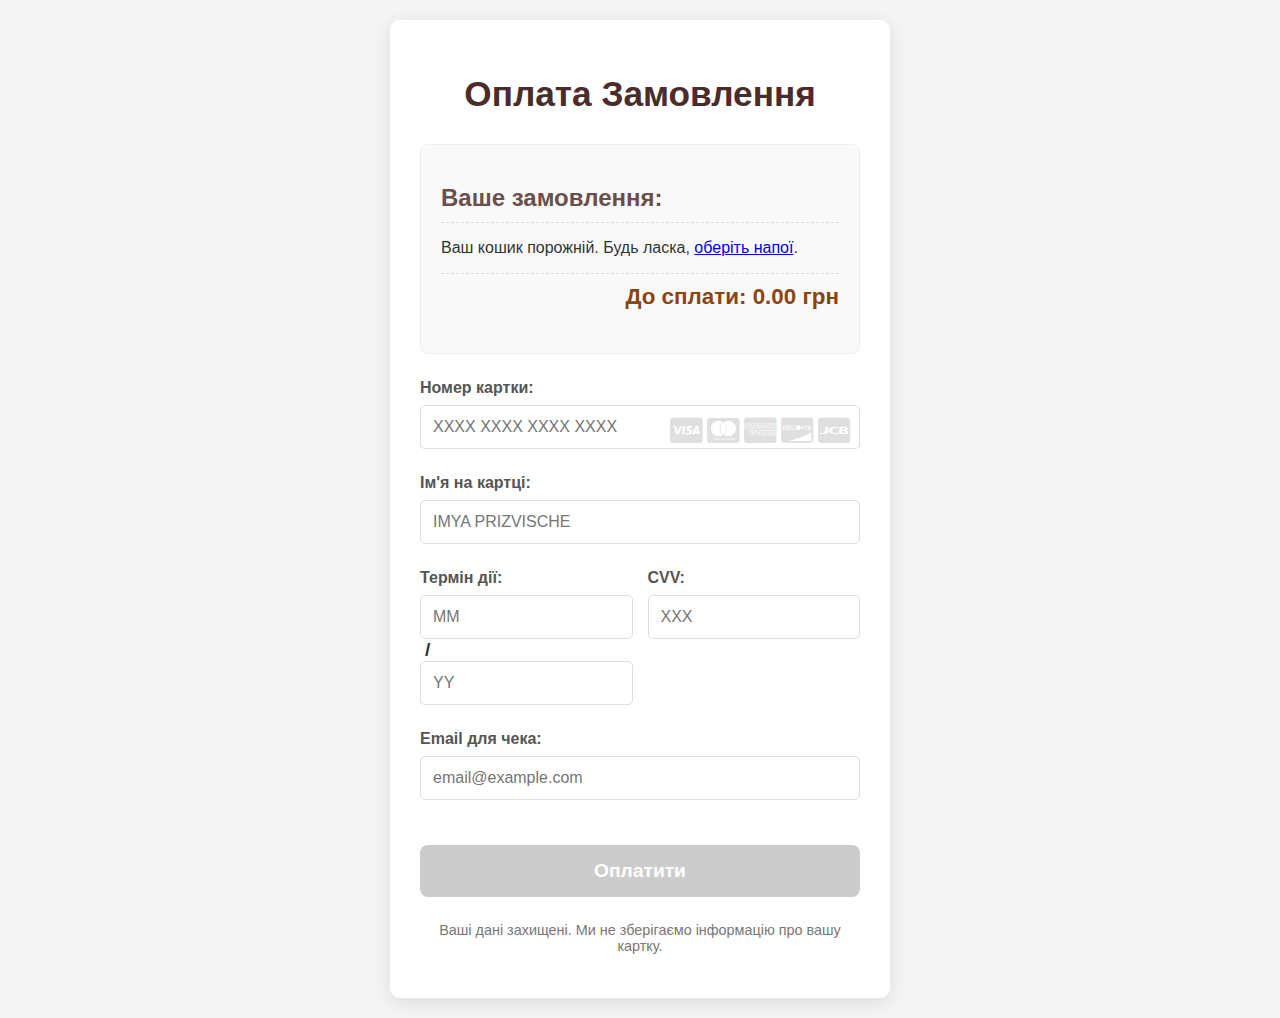
<file: pay.html>
<!DOCTYPE html>
<html lang="uk">
<head>
    <meta charset="UTF-8">
    <meta name="viewport" content="width=device-width, initial-scale=1.0">
    <title>Сторінка Оплати - Ваш Кавовий Магазин</title>
    <link rel="stylesheet" href="./CSS/pay.css">
    <link rel="stylesheet" href="https://cdnjs.cloudflare.com/ajax/libs/font-awesome/6.0.0-beta3/css/all.min.css">
</head>
<body>
    <div class="payment-container">
        <h1 class="page-title">Оплата Замовлення</h1>

        <div class="order-summary">
            <h2>Ваше замовлення:</h2>
            <div id="cart-items-summary">
                <p>Завантаження замовлення...</p>
            </div>
            <p class="total-amount">До сплати: <span id="summary-total-price">0.00 грн</span></p>
        </div>

        <form class="payment-form">
            <div class="form-group">
                <label for="card-number">Номер картки:</label>
                <input type="text" id="card-number" placeholder="XXXX XXXX XXXX XXXX" required pattern="[0-9\s]{13,23}" inputmode="numeric" autocomplete="cc-number">
                <div class="card-icons">
                    <i class="fab fa-cc-visa" data-card-type="visa"></i>
                    <i class="fab fa-cc-mastercard" data-card-type="mastercard"></i>
                    <i class="fab fa-cc-amex" data-card-type="amex"></i>
                    <i class="fab fa-cc-discover" data-card-type="discover"></i>
                    <i class="fab fa-cc-jcb" data-card-type="jcb"></i>
                </div>
            </div>

            <div class="form-group">
                <label for="card-holder">Ім'я на картці:</label>
                <input type="text" id="card-holder" placeholder="IMYA PRIZVISCHE" required autocomplete="cc-name">
            </div>

            <div class="form-row">
                <div class="form-group expiry-date">
                    <label for="expiry-month">Термін дії:</label>
                    <input type="text" id="expiry-month" placeholder="MM" required pattern="(0[1-9]|1[0-2])" maxlength="2" inputmode="numeric">
                    <span> / </span>
                    <input type="text" id="expiry-year" placeholder="YY" required pattern="[0-9]{2}" maxlength="2" inputmode="numeric">
                </div>
                <div class="form-group cvv">
                    <label for="cvv">CVV:</label>
                    <input type="text" id="cvv" placeholder="XXX" required pattern="[0-9]{3,4}" maxlength="4" inputmode="numeric">
                </div>
            </div>

            <div class="form-group">
                <label for="email">Email для чека:</label>
                <input type="email" id="email" placeholder="email@example.com" required autocomplete="email">
            </div>

            <button type="submit" class="pay-button">Оплатити</button>
        </form>

        <p class="note">Ваші дані захищені. Ми не зберігаємо інформацію про вашу картку.</p>
    </div>

    <script src="./JS/pay-script.js"></script>
</body>
</html>
</file>
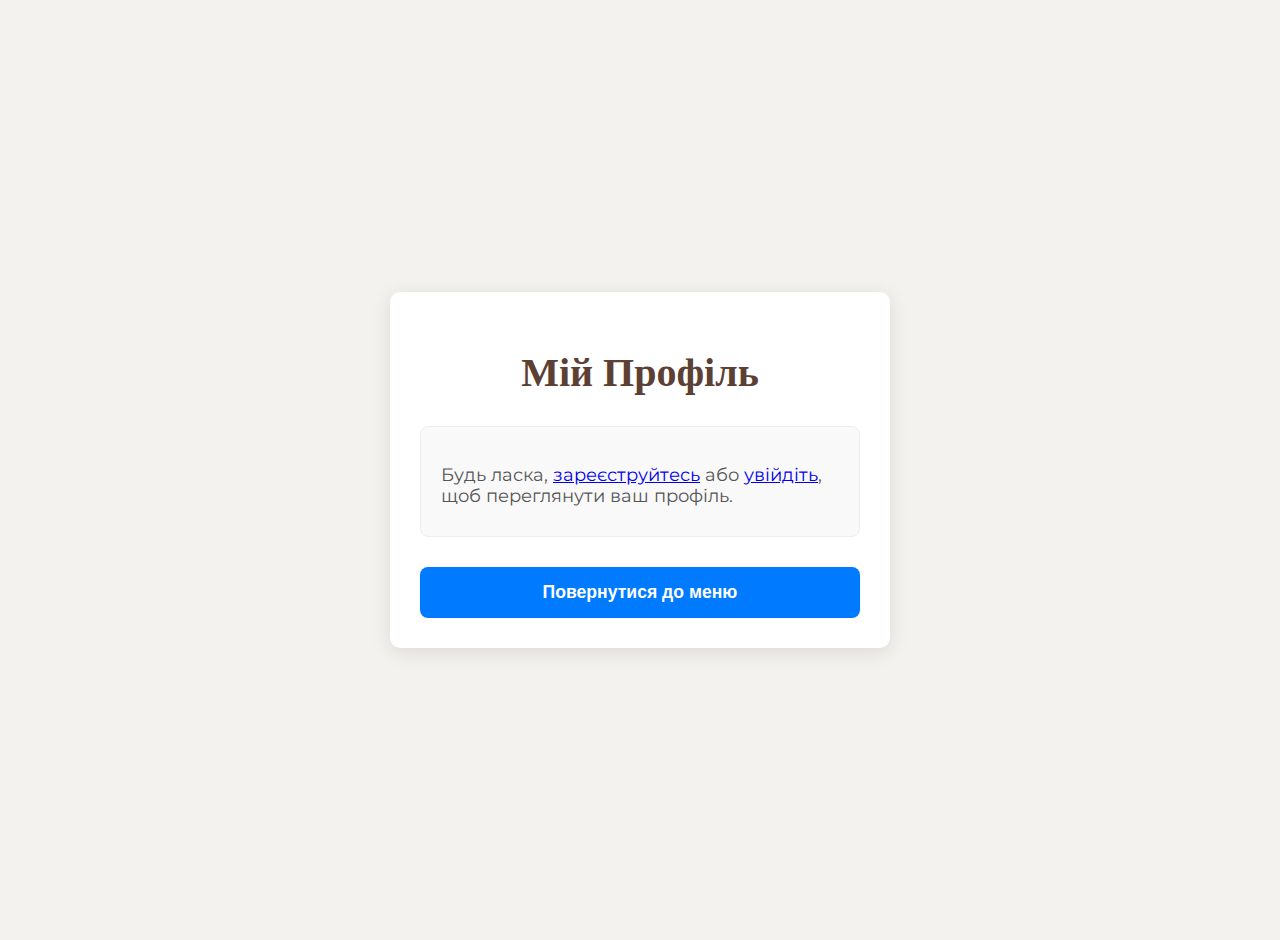
<file: profile.html>
<!DOCTYPE html>
<html lang="uk">
<head>
    <meta charset="UTF-8">
    <meta name="viewport" content="width=device-width, initial-scale=1.0">
    <title>Мій Профіль</title>
    <link href="https://fonts.googleapis.com/css2?family=Montserrat:wght@400;600;700&display=swap" rel="stylesheet">
    <link rel="stylesheet" href="./CSS/profile.css"> 
</head>
<body>
    <div class="profile-container">
        <h1>Мій Профіль</h1>
        <div id="profile-details" class="profile-details">
            <p>Завантаження даних профілю...</p>
        </div>
        <div class="profile-actions">
            <button id="logout-btn" class="logout-button">Вийти</button>
            <button class="back-to-menu-btn" onclick="window.location.href='towar.html'">Повернутися до меню</button>
        </div>
    </div>

    <script src="./JS/profile-page.js"></script> </body>
</html>
</file>
<file: CSS/index.css>
body {
    font-family: Arial, sans-serif;
    background: linear-gradient(135deg, #d2b48c, #f5deb3);
    color: #4A2C2A;
    display: flex;
    justify-content: center;
    align-items: center;
    min-height: 100vh;
    margin: 0;
    padding: 20px;
    box-sizing: border-box;
    animation: backgroundShift 10s ease infinite alternate;
}

@keyframes backgroundShift {
    0% { background-position: 0% 50%; }
    100% { background-position: 100% 50%; }
}

.container {
    background-color: #FFF8DC;
    padding: 40px 60px;
    border-radius: 15px;
    box-shadow: 0 12px 24px rgba(0, 0, 0, 0.25);
    text-align: center;
    max-width: 600px;
    width: 100%;
    opacity: 0;
    transform: translateY(20px);
    animation: fadeInUp 1s ease forwards;
}

@keyframes fadeInUp {
    to {
        opacity: 1;
        transform: translateY(0);
    }
}

.fade-in {
    animation: fadeIn 1.5s ease-in forwards;
}

@keyframes fadeIn {
    from { opacity: 0; transform: scale(0.9); }
    to { opacity: 1; transform: scale(1); }
}

.slide-up {
    animation: slideUp 2s ease forwards;
}

@keyframes slideUp {
    from { transform: translateY(30px); opacity: 0; }
    to { transform: translateY(0); opacity: 1; }
}

h1 {
    color: #6F4E37;
    margin-bottom: 25px;
    font-size: 2.5em;
}

p {
    font-size: 1.2em;
    line-height: 1.6;
    margin-bottom: 30px;
}

.button {
    display: inline-block;
    background-color: #8B4513;
    color: white;
    padding: 15px 30px;
    border-radius: 8px;
    text-decoration: none;
    font-size: 1.1em;
    font-weight: bold;
    transition: background-color 0.3s ease, transform 0.2s ease, box-shadow 0.3s ease;
    box-shadow: 0 4px 12px rgba(0, 0, 0, 0.2);
}

.button:hover {
    background-color: #A0522D;
    transform: translateY(-3px);
    box-shadow: 0 8px 20px rgba(0, 0, 0, 0.3);
}

.button:active {
    transform: translateY(1px);
    box-shadow: 0 2px 6px rgba(0, 0, 0, 0.2);
}

.glow-button {
    box-shadow: 0 0 8px #8B4513;
    animation: glowPulse 2s infinite alternate;
}

@keyframes glowPulse {
    from {
        box-shadow: 0 0 8px #8B4513;
    }
    to {
        box-shadow: 0 0 20px #A0522D;
    }
}
</file>
<file: CSS/Dopseting.css>
body {
    font-family: 'Arial', sans-serif;
    margin: 0;
    padding: 20px;
    background-color: #f4f4f4;
    display: flex;
    justify-content: center;
    align-items: center;
    min-height: 100vh;
    color: #333;
}

.order-details-container {
    display: flex;
    background-color: #fff;
    border-radius: 10px;
    box-shadow: 0 4px 15px rgba(0, 0, 0, 0.1);
    overflow: hidden;
    max-width: 900px;
    width: 100%;
}

.coffee-image-display {
    flex: 1;
    display: flex;
    justify-content: center;
    align-items: center;
    padding: 20px;
    background-color: #e0e0e0; 
}

.main-coffee-img {
    max-width: 100%;
    max-height: 100%;
    border-radius: 8px; 
    object-fit: contain; 
}

.settings-card {
    flex: 1.5; 
    padding: 30px;
    display: flex;
    flex-direction: column;
    gap: 20px;
}

h1 {
    font-size: 2.2em;
    color: #4a2c2a; 
    margin-bottom: 5px;
}

.price-info {
    font-size: 1.3em;
    font-weight: bold;
    color: #6a4f4b;
    margin-bottom: 20px;
}

.setting-group {
    border-bottom: 1px solid #eee;
    padding-bottom: 15px;
}

.setting-group:last-child {
    border-bottom: none; 
    padding-bottom: 0;
}

h3 {
    font-size: 1.1em;
    margin-bottom: 10px;
    color: #4a2c2a;
}

.options-grid {
    display: flex;
    flex-wrap: wrap;
    gap: 10px;
}

.option-label {
    background-color: #f8f8f8;
    border: 1px solid #ddd;
    border-radius: 5px;
    padding: 10px 15px;
    cursor: pointer;
    transition: background-color 0.2s, border-color 0.2s;
    display: flex;
    align-items: center;
    gap: 8px;
}

.option-label:hover {
    background-color: #f0f0f0;
}

input[type="radio"],
input[type="checkbox"] {
    accent-color: #6a4f4b; 
    cursor: pointer;
    transform: scale(1.2); 
}

input[type="radio"]:checked + span,
input[type="checkbox"]:checked + span {
    font-weight: bold;
    color: #4a2c2a;
}

.option-label input[type="radio"]:checked,
.option-label input[type="checkbox"]:checked {
    border-color: #6a4f4b;
    box-shadow: 0 0 0 2px #6a4f4b;
}

.add-to-cart-button,
.back-to-menu-button { 
    background-color: #8B4513; 
    color: white;
    border: none;
    padding: 15px 25px;
    border-radius: 8px;
    font-size: 1.2em;
    font-weight: bold;
    cursor: pointer;
    transition: background-color 0.3s ease;
    margin-top: 20px;
    width: 100%;
    box-sizing: border-box; 
}

.add-to-cart-button:hover,
.back-to-menu-button:hover {
    background-color: #6a340f;
}

.back-to-menu-button {
    background-color: #555; 
    margin-top: 10px; 
}

.back-to-menu-button:hover {
    background-color: #333;
}



@media (max-width: 768px) {
    .order-details-container {
        flex-direction: column;
    }
    .coffee-image-display {
        padding: 15px;
        order: -1; 
    }
    .main-coffee-img {
        max-height: 200px; 
    }
    .settings-card {
        padding: 20px;
    }
}
</file>
<file: CSS/cart.css>
body {
    font-family: 'Montserrat', sans-serif;
    margin: 0;
    padding: 20px;
    background-color: #f4f2ee; 
    color: #333;
    display: flex;
    justify-content: center;
    align-items: center;
    min-height: 100vh;
}

.cart-container {
    background-color: #fff;
    border-radius: 10px;
    box-shadow: 0 4px 20px rgba(0, 0, 0, 0.1);
    padding: 30px;
    width: 100%;
    max-width: 700px;
    box-sizing: border-box;
}

h1 {
    font-family: 'Playfair Display', serif;
    font-size: 2.5em;
    color: #5C4033; 
    text-align: center;
    margin-bottom: 30px;
}

.empty-cart-message {
    text-align: center;
    font-size: 1.2em;
    color: #666;
    margin-top: 50px;
    margin-bottom: 50px;
}

.cart-items-list {
    margin-bottom: 30px;
    border-top: 1px solid #eee;
    padding-top: 20px;
}

.cart-item {
    display: flex;
    justify-content: space-between;
    align-items: center;
    padding: 15px 0;
    border-bottom: 1px solid #eee;
}

.cart-item:last-child {
    border-bottom: none;
}

.item-details {
    flex-grow: 1;
    display: flex;
    flex-direction: column; 
    margin-right: 15px; 
}

.item-name {
    font-size: 1.1em;
    font-weight: 600;
    color: #4a2c2a;
    margin-bottom: 5px;
}


.item-option {
    font-size: 0.95em;
    color: #777;
    margin-bottom: 3px;
}
.item-option:last-of-type {
    margin-bottom: 0;
}


.item-price {
    font-size: 1em;
    color: #8B4513;
    font-weight: bold;
    margin-top: 5px;
}

.item-quantity-controls {
    display: flex;
    align-items: center;
    gap: 8px;
}

.quantity-btn {
    background-color: #f0f0f0;
    border: 1px solid #ddd;
    border-radius: 5px;
    padding: 5px 10px;
    cursor: pointer;
    font-size: 1em;
    font-weight: bold;
    transition: background-color 0.2s;
}

.quantity-btn:hover {
    background-color: #e0e0e0;
}

.item-quantity {
    font-size: 1.1em;
    font-weight: bold;
    min-width: 25px;
    text-align: center;
}

.remove-item-btn {
    background-color: #dc3545; 
    color: white;
    border: none;
    border-radius: 5px;
    padding: 8px 12px;
    cursor: pointer;
    font-size: 0.9em;
    transition: background-color 0.2s;
    margin-left: 10px; 
}

.remove-item-btn:hover {
    background-color: #c82333;
}

.cart-summary {
    display: flex;
    justify-content: space-between;
    align-items: center;
    font-size: 1.4em;
    font-weight: bold;
    padding-top: 20px;
    border-top: 2px solid #5C4033; 
    margin-top: 20px;
    color: #4a2c2a;
}

.cart-actions {
    display: flex;
    flex-direction: column;
    gap: 15px;
    margin-top: 30px;
}

.clear-cart-btn,
.checkout-btn,
.back-to-menu-btn {
    padding: 15px 20px;
    border-radius: 8px;
    font-size: 1.1em;
    font-weight: bold;
    cursor: pointer;
    transition: background-color 0.3s ease;
    border: none;
    width: 100%;
}

.checkout-btn {
    background-color: #28a745; 
    color: white;
}

.checkout-btn:hover {
    background-color: #218838;
}


.checkout-btn.disabled-btn {
    background-color: #cccccc; 
    cursor: not-allowed;
    opacity: 0.7;
}


.clear-cart-btn {
    background-color: #6c757d; 
    color: white;
}

.clear-cart-btn:hover {
    background-color: #5a6268;
}

.back-to-menu-btn {
    background-color: #007bff; 
    color: white;
}

.back-to-menu-btn:hover {
    background-color: #0056b3;
}


@media (max-width: 600px) {
    .cart-container {
        padding: 20px;
    }
    h1 {
        font-size: 2em;
    }
    .cart-item {
        flex-direction: column;
        align-items: flex-start;
        gap: 10px;
    }
    .item-details {
        margin-right: 0;
        width: 100%; 
    }
    .item-quantity-controls {
        width: 100%;
        justify-content: center; 
    }
    .remove-item-btn {
        margin-left: 0; 
        width: 100%; 
    }
}
</file>
<file: CSS/regist.css>
.registration-message {
    font-size: 1em;
    padding: 10px;
    border-radius: 5px;
    margin-top: 15px;
    text-align: center;
}


.registration-message[style*="color: red"] {
    background-color: #ffe0e0;
    border: 1px solid #ff9999;
}


.registration-message[style*="color: green"] {
    background-color: #e0ffe0;
    border: 1px solid #99ff99;
}


body {
    font-family: 'Montserrat', sans-serif;
    margin: 0;
    padding: 0;
    background: linear-gradient(to right, #ece9e6, #ffffff); 
    display: flex;
    justify-content: center;
    align-items: center;
    min-height: 100vh; 
    color: #333;
    overflow-x: hidden; 
}

h1, h2, h3 {
    font-family: 'Playfair Display', serif;
    color: #5C4033; 
}

a {
    text-decoration: none;
    color: #8B4513; 
    transition: color 0.3s ease;
}

a:hover {
    color: #a0522d; 
}


.registration-container {
    background-color: #fff;
    padding: 40px;
    border-radius: 12px;
    box-shadow: 0 10px 30px rgba(0, 0, 0, 0.1);
    text-align: center;
    max-width: 500px;
    width: 90%;
    animation: fadeIn 1s ease-out; 
}

@keyframes fadeIn {
    from { opacity: 0; transform: translateY(-20px); }
    to { opacity: 1; transform: translateY(0); }
}

.registration-title {
    font-size: 2.5em;
    margin-bottom: 10px;
}

.registration-subtitle {
    font-size: 1.1em;
    color: #666;
    margin-bottom: 30px;
    line-height: 1.5;
}


.registration-form {
    text-align: left;
    margin-bottom: 25px;
}

.form-group {
    margin-bottom: 20px;
}

.form-group label {
    display: block;
    font-size: 0.95em;
    margin-bottom: 8px;
    color: #555;
    font-weight: 500;
}

.form-group input[type="text"],
.form-group input[type="email"],
.form-group input[type="password"] {
    width: calc(100% - 20px);
    padding: 12px 10px;
    border: 1px solid #ddd;
    border-radius: 8px;
    font-size: 1em;
    transition: border-color 0.3s ease, box-shadow 0.3s ease;
}

.form-group input:focus {
    border-color: #8B4513; 
    box-shadow: 0 0 0 3px rgba(139, 69, 19, 0.2);
    outline: none;
}


.checkbox-group {
    display: flex;
    align-items: center;
    margin-bottom: 25px;
}

.checkbox-group input[type="checkbox"] {
    margin-right: 10px;
    min-width: 16px; 
    min-height: 16px;
    cursor: pointer;
}

.checkbox-group label {
    margin-bottom: 0;
    font-size: 0.9em;
    color: #666;
    display: flex; 
    align-items: center;
}


.register-button {
    background-color: #8B4513; 
    color: #fff;
    padding: 15px 25px;
    border: none;
    border-radius: 8px;
    font-size: 1.1em;
    font-weight: 600;
    cursor: pointer;
    transition: background-color 0.3s ease, transform 0.2s ease;
    width: 100%;
    box-shadow: 0 4px 10px rgba(139, 69, 19, 0.3);
}

.register-button:hover {
    background-color: #a0522d;
    transform: translateY(-2px);
}

.register-button:active {
    transform: translateY(0);
}


.social-login {
    margin-top: 30px;
    padding-top: 20px;
    border-top: 1px solid #eee;
}

.social-login p {
    color: #777;
    margin-bottom: 15px;
    font-size: 0.95em;
}

.social-buttons {
    display: flex;
    justify-content: center;
    gap: 15px; 
}

.social-button {
    background-color: #f7f7f7;
    color: #555;
    border: 1px solid #ddd;
    padding: 10px 20px;
    border-radius: 8px;
    cursor: pointer;
    font-size: 0.95em;
    display: flex;
    align-items: center;
    gap: 8px;
    transition: background-color 0.3s ease, border-color 0.3s ease;
}

.social-button:hover {
    background-color: #e0e0e0;
    border-color: #c0c0c0;
}

.social-button img {
    width: 18px;
    height: 18px;
}


.login-link {
    margin-top: 30px;
    font-size: 0.95em;
    color: #555;
}


@media (max-width: 600px) {
    .registration-container {
        padding: 25px;
        border-radius: 0; 
        width: 100%;
        box-shadow: none; 
    }

    .registration-title {
        font-size: 2em;
    }

    .registration-subtitle {
        font-size: 1em;
        margin-bottom: 20px;
    }

    .social-buttons {
        flex-direction: column; 
        gap: 10px;
    }
}
</file>
<file: CSS/pay.css>
body {
    font-family: 'Arial', sans-serif;
    margin: 0;
    padding: 20px;
    background-color: #f4f4f4;
    display: flex;
    justify-content: center;
    align-items: center;
    min-height: 100vh;
    color: #333;
}

.payment-container {
    background-color: #fff;
    border-radius: 10px;
    box-shadow: 0 4px 20px rgba(0, 0, 0, 0.1);
    padding: 30px;
    max-width: 500px;
    width: 100%;
    box-sizing: border-box;
}

.page-title {
    font-size: 2.2em;
    color: #4a2c2a; 
    text-align: center;
    margin-bottom: 30px;
}

.order-summary {
    background-color: #f9f9f9;
    border: 1px solid #eee;
    border-radius: 8px;
    padding: 20px;
    margin-bottom: 25px;
}

.order-summary h2 {
    font-size: 1.5em;
    color: #6a4f4b;
    margin-bottom: 15px;
    border-bottom: 1px dashed #ddd;
    padding-bottom: 10px;
}


.cart-item-summary {
    display: flex;
    justify-content: space-between;
    margin-bottom: 5px;
    font-size: 1.05em;
    color: #555;
    flex-wrap: wrap;
}

.cart-item-summary .item-info {
    flex: 1; 
    margin-right: 10px;
}

.cart-item-summary .item-name {
    font-weight: bold;
    color: #4a2c2a;
    display: block; 
}

.cart-item-summary .item-details-line {
    font-size: 0.9em;
    color: #777;
    display: block;
    margin-left: 10px; 
}

.cart-item-summary .item-price {
    font-weight: bold;
    color: #8B4513;
    white-space: nowrap; 
}


.total-amount {
    font-size: 1.4em;
    font-weight: bold;
    color: #8B4513; 
    margin-top: 15px;
    text-align: right;
    border-top: 1px dashed #ddd; 
    padding-top: 10px;
}

.payment-form {
    display: flex;
    flex-direction: column;
    gap: 15px;
}

.form-group {
    margin-bottom: 10px;
    position: relative; 
}

.form-group label {
    display: block;
    margin-bottom: 8px;
    font-weight: bold;
    color: #555;
}

.form-group input[type="text"],
.form-group input[type="email"] {
    width: 100%;
    padding: 12px;
    border: 1px solid #ddd;
    border-radius: 5px;
    box-sizing: border-box; 
    font-size: 1em;
}

.form-group input[type="text"]:focus,
.form-group input[type="email"]:focus {
    border-color: #8B4513;
    outline: none;
    box-shadow: 0 0 0 2px rgba(139, 69, 19, 0.2);
}

.card-icons {
    position: absolute;
    right: 10px;
    top: 38px; 
    display: flex;
    gap: 5px;
}

.card-icons i {
    font-size: 1.8em;
    color: #999;
    transition: opacity 0.3s ease;
    opacity: 0.3; 
}
.card-icons i.active {
    opacity: 1; /
}


.form-row {
    display: flex;
    gap: 15px;
}

.form-row .form-group {
    flex: 1;
}

.expiry-date input {
    width: calc(50% - 15px); 
    display: inline-block;
}

.expiry-date span {
    font-size: 1.2em;
    font-weight: bold;
    margin: 0 5px;
}

.pay-button {
    background-color: #8B4513; 
    color: white;
    border: none;
    padding: 15px 25px;
    border-radius: 8px;
    font-size: 1.2em;
    font-weight: bold;
    cursor: pointer;
    transition: background-color 0.3s ease;
    margin-top: 20px;
    width: 100%;
}

.pay-button:hover {
    background-color: #6a340f;
}

.note {
    font-size: 0.9em;
    color: #777;
    text-align: center;
    margin-top: 25px;
}


@media (max-width: 600px) {
    .payment-container {
        padding: 20px;
    }
    .form-row {
        flex-direction: column;
        gap: 0;
    }
    .expiry-date input {
        width: calc(50% - 10px);
    }
    .expiry-date span {
        margin: 0 2px;
    }
}
</file>
<file: CSS/profile.css>
body {
    font-family: 'Montserrat', sans-serif;
    margin: 0;
    padding: 20px;
    background-color: #f4f2ee; 
    color: #333;
    display: flex;
    justify-content: center;
    align-items: center;
    min-height: 100vh;
}

.profile-container {
    background-color: #fff;
    border-radius: 10px;
    box-shadow: 0 4px 20px rgba(0, 0, 0, 0.1);
    padding: 30px;
    width: 100%;
    max-width: 500px;
    box-sizing: border-box;
    text-align: center;
}

h1 {
    font-family: 'Playfair Display', serif;
    font-size: 2.5em;
    color: #5C4033; 
    margin-bottom: 30px;
}

.profile-details {
    text-align: left;
    margin-bottom: 30px;
    padding: 20px;
    border: 1px solid #eee;
    border-radius: 8px;
    background-color: #f9f9f9;
}

.profile-details p {
    font-size: 1.1em;
    margin-bottom: 10px;
    color: #555;
}

.profile-details p strong {
    color: #4a2c2a;
}

.profile-actions {
    display: flex;
    flex-direction: column;
    gap: 15px;
    margin-top: 30px;
}

.logout-button,
.back-to-menu-btn {
    padding: 15px 20px;
    border-radius: 8px;
    font-size: 1.1em;
    font-weight: bold;
    cursor: pointer;
    transition: background-color 0.3s ease;
    border: none;
    width: 100%;
}

.logout-button {
    background-color: #dc3545; 
    color: white;
}

.logout-button:hover {
    background-color: #c82333;
}

.back-to-menu-btn {
    background-color: #007bff; 
    color: white;
}

.back-to-menu-btn:hover {
    background-color: #0056b3;
}


@media (max-width: 600px) {
    .profile-container {
        padding: 20px;
    }
    h1 {
        font-size: 2em;
    }
    .profile-details p {
        font-size: 1em;
    }
}
</file>
